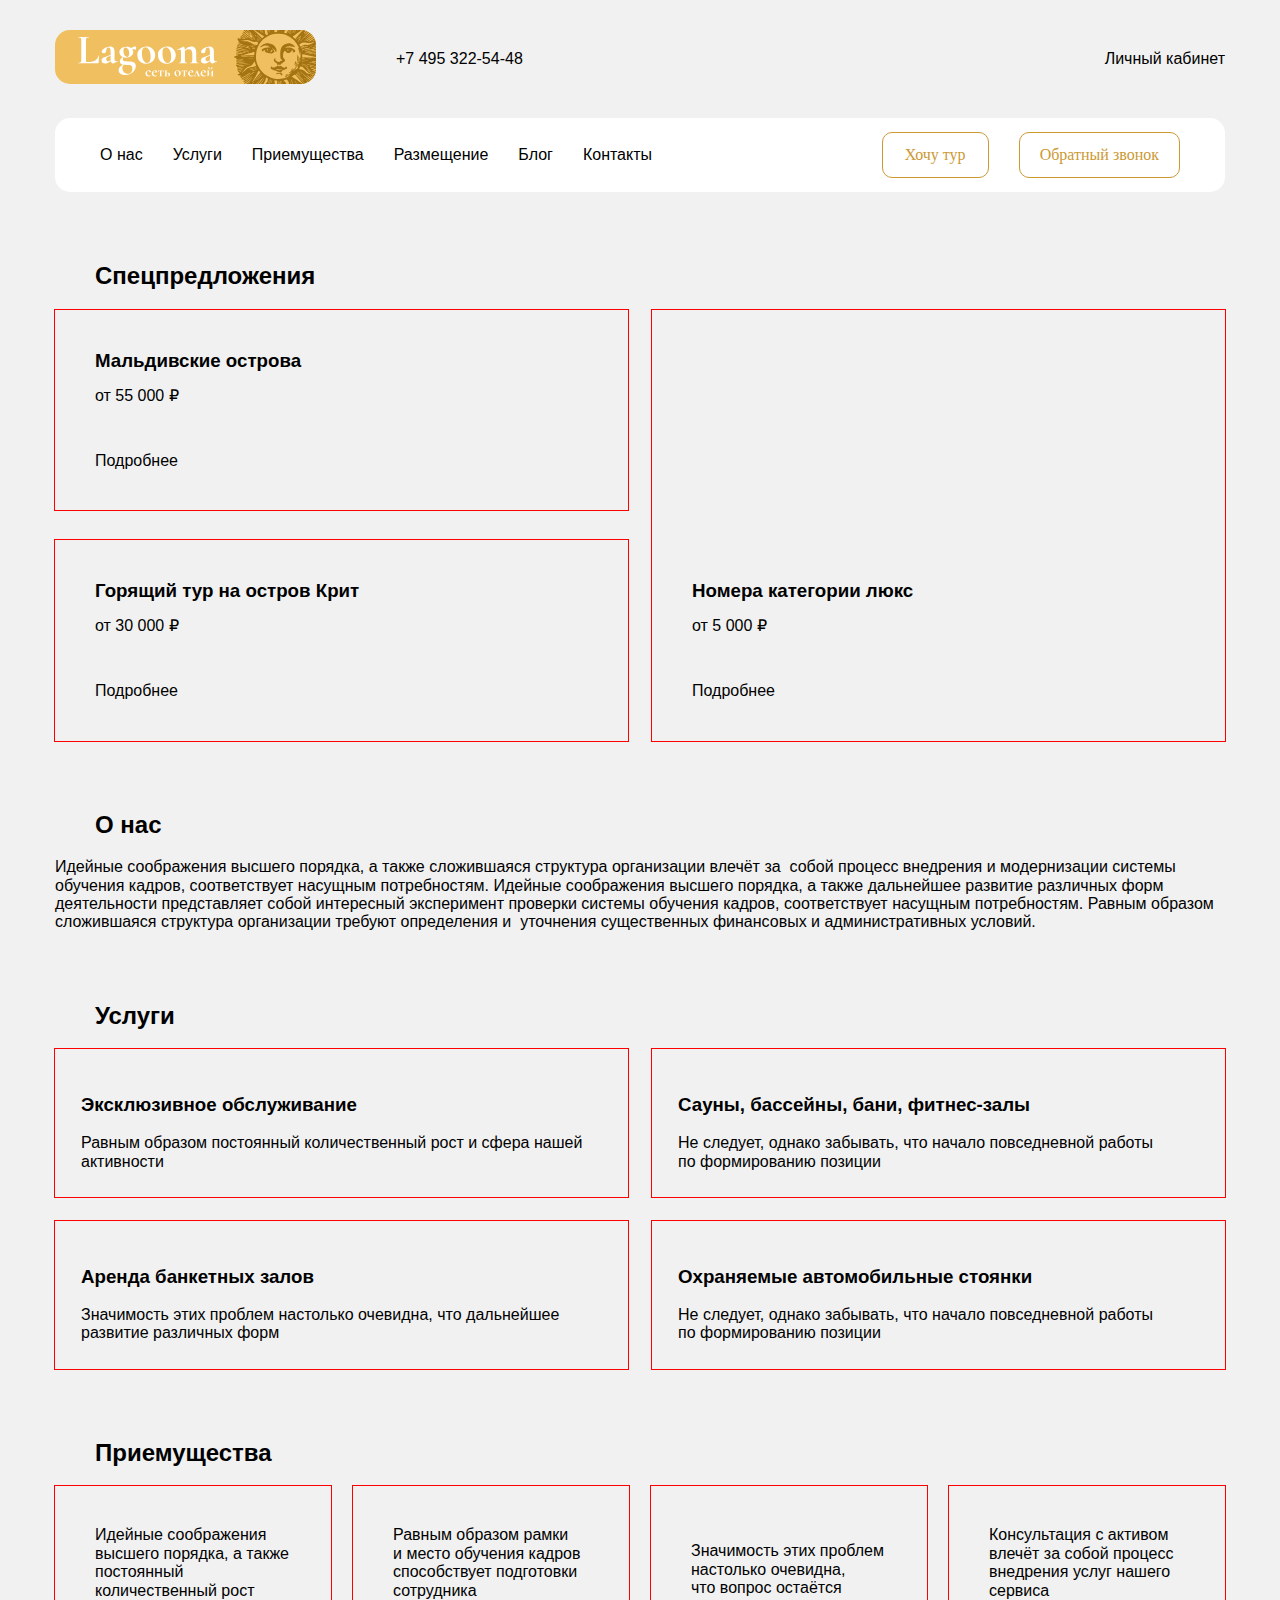
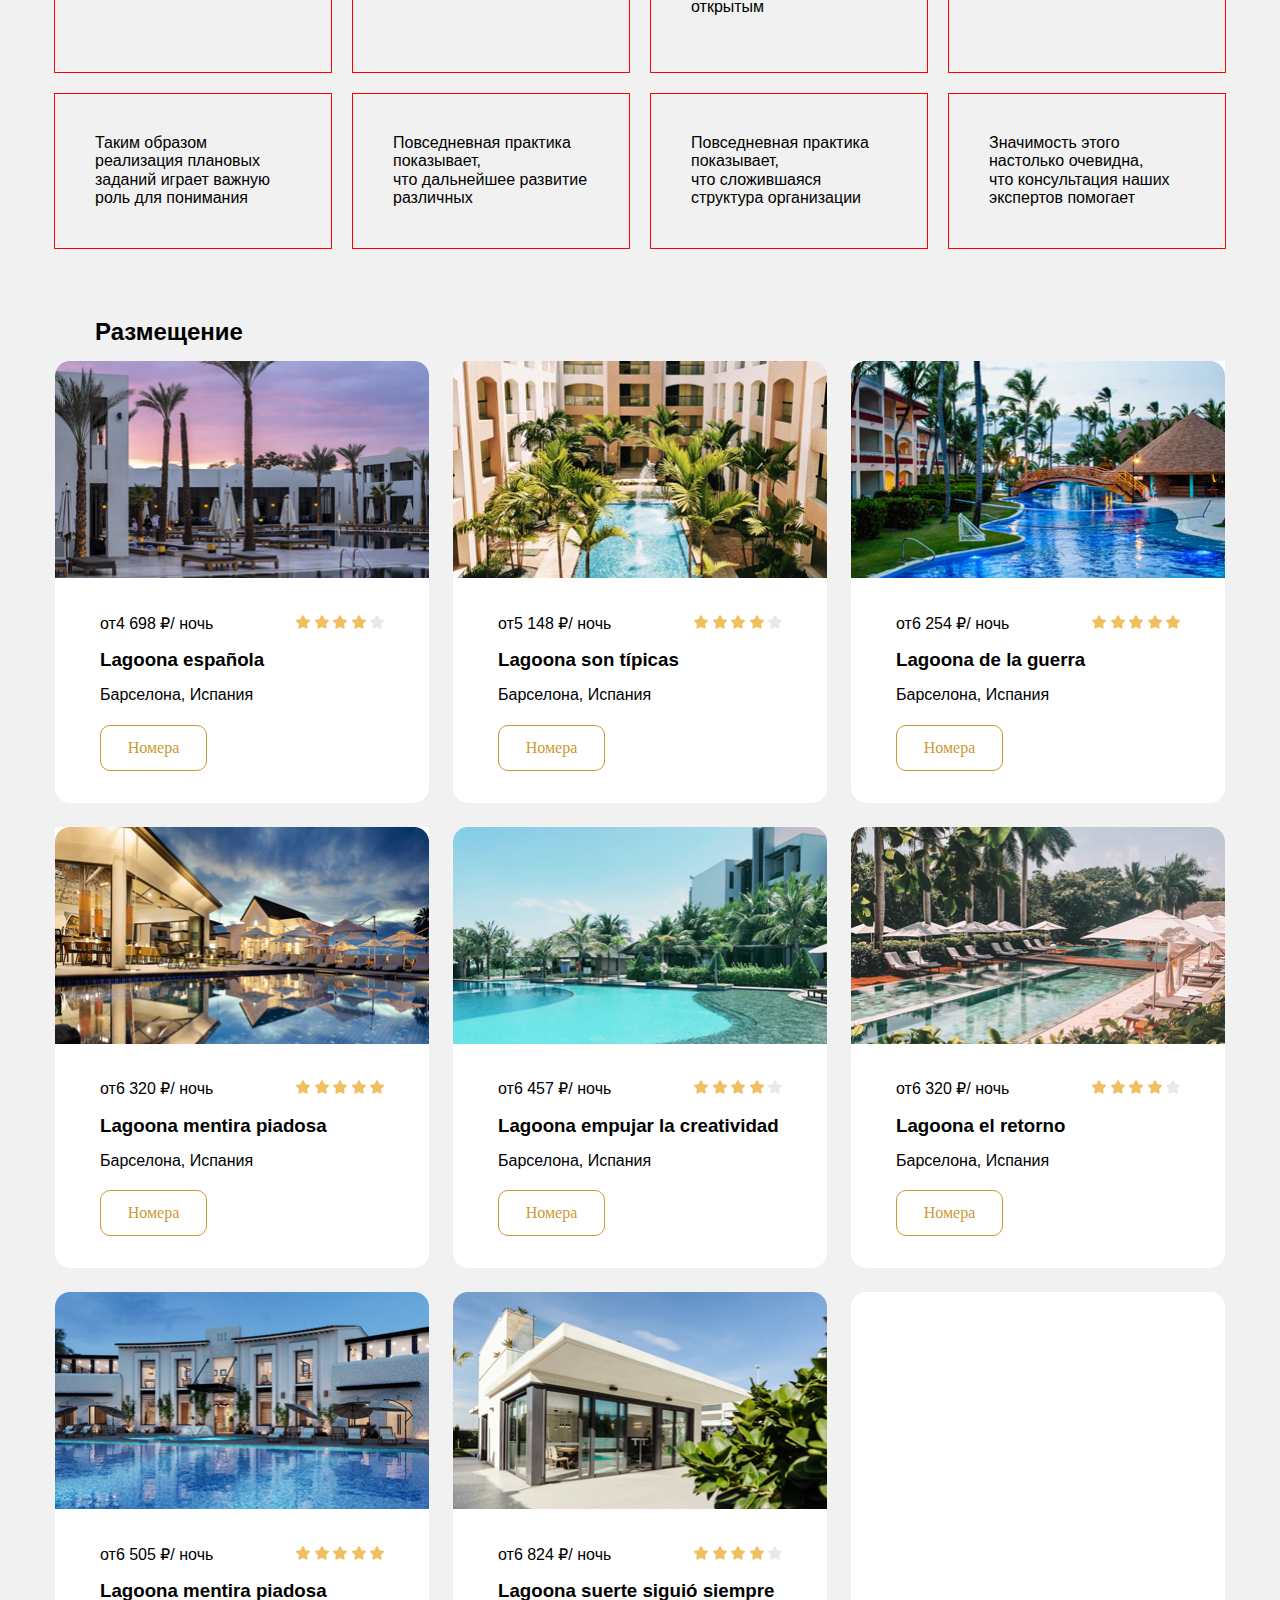
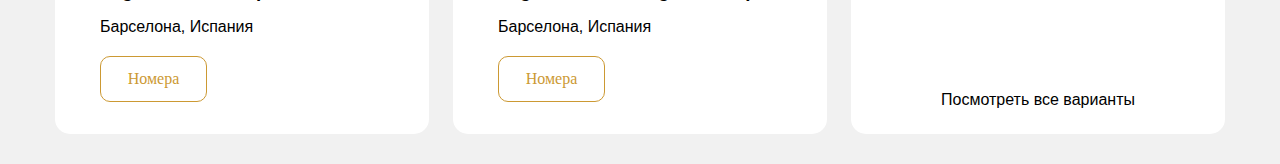
<file: 06_layout-html/index.html>
<!DOCTYPE html>
<html lang="ru">
<head>
  <meta charset="UTF-8">
  <meta name="viewport" content="width=device-width, initial-scale=1.0">
  <title>lagoona - сеть отелей</title>
  <link rel="stylesheet" href="css/normalize.css">
  <link rel="stylesheet" href="css/style.css">
</head>
<body>
  <header class="header">
    <div class="container header-container flex">
      <div class="header-top flex">
        <a class="header-top-logo" href="#">
					<img class="header-top-logo" src="img/logo.svg" alt="Logo">
				</a>
				<a class="header-top-tel-link" href="tel:+74953225448">+7&nbsp;495 322-54-48</a>
        <a class="text cabinet-text" href="#">Личный кабинет</a>
      </div>
      <div class="header-middle flex">
        <nav class="navbar">
          <ul class="navbar-list flex">
            <li class="navbar-list-item">
							<a class="navbar-link" href="#aboutUs">О&nbsp;нас</a>
						</li>
            <li class="navbar-list-item">
							<a class="navbar-link" href="#services">Услуги</a>
						</li>
            <li class="navbar-list-item">
							<a class="navbar-link" href="#advantage">Приемущества</a>
						</li>
            <li class="navbar-list-item">
							<a class="navbar-link" href="#accommodation">Размещение</a>
						</li>
            <li class="navbar-list-item">
							<a class="navbar-link" href="#">Блог</a>
						</li>
            <li class="navbar-list-item">
							<a class="navbar-link" href="#">Контакты</a>
						</li>
          </ul>
        </nav>
				<div class="header-muddle-btn flex">
					<a class="btn header-middle-link" href="#">Хочу тур</a>
          <button class="btn navbar-btn">Обратный звонок</button>
				</div>
      </div>
    </div>
  </header>
  <main class="main">
		<h1 class="main-title">lagoona - сеть отелей</h1>
    <div class="container">
      <section class="special section-offset">
        <h2 class="section-title specialoffers-title">Спецпредложения</h2>
        <div class="special-content flex">
          <div class="special-block flex">
            <article class="special-item">
              <h3 class="special-title">Мальдивские острова</h3>
              <div class="special-price">от&nbsp;55&nbsp;000&nbsp;₽</div>
              <a href="#" class="special-link">Подробнее</a>
            </article>
            <article class="special-item">
              <h3 class="special-title">Горящий тур на остров Крит</h3>
              <div class="special-price">от&nbsp;30&nbsp;000&nbsp;₽</div>
              <a href="#" class="special-link">Подробнее</a>
            </article>
          </div>
          <div class="special-block flex">
            <article class="special-item item-right">
              <h3 class="special-title">Номера категории люкс</h3>
              <div class="special-price">от&nbsp;5&nbsp;000&nbsp;₽</div>
              <a href="#" class="special-link">Подробнее</a>
            </article>
          </div>
        </div>
      </section>
      <section id="aboutUs" class="aboutUs section-offset">
        <h2 class="section-title aboutUs-title">
          О нас
        </h2>
        <p class="aboutUs-descr">
          Идейные соображения высшего порядка, а&nbsp;также сложившаяся структура организации влечёт за&nbsp;
          собой процесс внедрения и&nbsp;модернизации системы обучения кадров, соответствует насущным потребностям.
          Идейные соображения высшего порядка, а&nbsp;также дальнейшее развитие различных форм деятельности представляет
          собой интересный эксперимент проверки системы обучения кадров, соответствует насущным потребностям.
          Равным образом сложившаяся структура организации требуют определения и&nbsp;
          уточнения существенных финансовых и&nbsp;административных условий.
        </p>
      </section>
      <section id="services" class="services section-offset">
        <h2 class="section-title services-title">Услуги</h2>
        <ul class="services-list flex">
          <li class="services-list-item">
            <h3 class="services-subtitle">
              <a href="#">Эксклюзивное обслуживание</a>
            </h3>
            <p class="services-descr">
              Равным образом постоянный количественный рост и&nbsp;сфера нашей активности
            </p>
          </li>
          <li class="services-list-item">
            <h3 class="services-subtitle">
              <a href="#">Сауны, бассейны, бани, фитнес-залы</a>
            </h3>
            <p class="services-descr">
              Не&nbsp;следует, однако забывать, что начало повседневной работы по&nbsp;формированию позиции
            </p>
          </li>
          <li class="services-list-item">
            <h3 class="services-subtitle">
              <a href="#">Аренда банкетных залов</a>
            </h3>
            <p class="services-descr">
              Значимость этих проблем настолько очевидна, что дальнейшее развитие различных форм
            </p>
          </li>
          <li class="services-list-item">
            <h3 class="services-subtitle">
              <a href="#">Охраняемые автомобильные стоянки</a>
            </h3>
            <p class="services-descr">
              Не&nbsp;следует, однако забывать, что начало повседневной работы по&nbsp;формированию позиции
            </p>
          </li>
        </ul>
      </section>
      <section id="advantage" class="advantage section-offset">
        <h2 class="section-title advantage-title">Приемущества</h2>
        <ul class="advantage-list flex">
          <li class="advantage-list-item">
            <p class="advantage-descr">Идейные соображения высшего порядка, а&nbsp;также постоянный количественный рост</p>
          </li>
          <li class="advantage-list-item">
            <p class="advantage-descr">Равным образом рамки и&nbsp;место обучения кадров способствует подготовки сотрудника</p>
          </li>
          <li class="advantage-list-item">
            <p>Значимость этих проблем настолько очевидна, что вопрос остаётся открытым</p>
          </li>
          <li class="advantage-list-item">
            <p class="advantage-descr">Консультация с&nbsp;активом влечёт за&nbsp;собой процесс внедрения услуг нашего сервиса</p>
          </li>
          <li class="advantage-list-item">
            <p class="advantage-descr">Таким образом реализация плановых заданий играет важную роль для понимания</p>
          </li>
          <li class="advantage-list-item">
            <p class="advantage-descr">Повседневная практика показывает, что дальнейшее развитие различных</p>
          </li>
          <li class="advantage-list-item">
            <p class="advantage-descr">Повседневная практика показывает, что сложившаяся структура организации</p>
          </li>
          <li class="advantage-list-item">
            <p class="advantage-descr">Значимость этого настолько очевидна, что консультация наших экспертов помогает</p>
          </li>
        </ul>
      </section>
      <section id="accommodation" class="accommodation section-offset">
        <h2 class=" section-title accommodation-title">Размещение</h2>
        <ul class="accommodation-list flex">
          <li class="accommodation-list-item">
            <img src="img/accommodation-1.jpg" alt="Image hotel">
            <div class="accommodation-item">
              <div class="accommodation-inner flex">
                <div class="accomodation-price flex">
                  <p class="accomodation-text text-reset">от </p>
                  <p class="accomodation-price-number text-reset">4&nbsp;698&nbsp;₽</p>
                  <p class="accommodation-price-time text-reset"> / ночь</p>
                </div>
                <span class="accommodation-rating">
                  <img src="img/star.svg" alt="Рейтинг фильма 4 из 5">
                  <img src="img/star.svg" alt="">
                  <img src="img/star.svg" alt="">
                  <img src="img/star.svg" alt="">
                  <img src="img/star-empty.svg" alt="">
                </span>
              </div>
              <h3 class="accommodation-title text-reset">
                Lagoona espa&ntilde;ola
              </h3>
              <p class="accommodation-country text-reset">Барселона, Испания</p>
              <button class="btn btn-accomm btn-resetodation">Номера</button>
            </div>
          </li>
          <li class="accommodation-list-item">
            <img src="img/accommodation-2.jpg" alt="Image hotel">
            <div class="accommodation-item">
              <div class="accommodation-inner flex">
                <div class="accomodation-price flex">
                  <p class="accomodation-text text-reset">от </p>
                  <p class="accomodation-price-number text-reset">5&nbsp;148&nbsp;₽</p>
                  <p class="accommodation-price-time text-reset"> / ночь</p>
                </div>
                <span class="accommodation-rating">
                  <img src="img/star.svg" alt="Рейтинг фильма 4 из 5">
                  <img src="img/star.svg" alt="">
                  <img src="img/star.svg" alt="">
                  <img src="img/star.svg" alt="">
                  <img src="img/star-empty.svg" alt="">
                </span>
              </div>
              <h3 class="accommodation-title text-reset">
                Lagoona son t&iacute;picas
              </h3>
              <p class="accommodation-country text-reset">Барселона, Испания</p>
              <button class="btn btn-accomm btn-resetodation">Номера</button>
            </div>
          </li>
          <li class="accommodation-list-item">
            <img src="img/accommodation-3.jpg" alt="Image hotel">
            <div class="accommodation-item">
              <div class="accommodation-inner flex">
                <div class="accomodation-price flex">
                  <p class="accomodation-text text-reset">от </p>
                  <p class="accomodation-price-number text-reset">6&nbsp;254&nbsp;₽</p>
                  <p class="accommodation-price-time text-reset"> / ночь</p>
                </div>
                <span class="accommodation-rating">
                  <img src="img/star.svg" alt="Рейтинг фильма 5 из 5">
                  <img src="img/star.svg" alt="">
                  <img src="img/star.svg" alt="">
                  <img src="img/star.svg" alt="">
                  <img src="img/star.svg" alt="">
                </span>
              </div>
              <h3 class="accommodation-title text-reset">
                Lagoona de&nbsp;la&nbsp;guerra
              </h3>
              <p class="accommodation-country text-reset">Барселона, Испания</p>
              <button class="btn btn-accomm btn-resetodation">Номера</button>
            </div>
          </li>
          <li class="accommodation-list-item">
            <img src="img/accommodation-4.jpg" alt="Image hotel">
            <div class="accommodation-item">
              <div class="accommodation-inner flex">
                <div class="accomodation-price flex">
                  <p class="accomodation-text text-reset">от </p>
                  <p class="accomodation-price-number text-reset">6&nbsp;320&nbsp;₽</p>
                  <p class="accommodation-price-time text-reset"> / ночь</p>
                </div>
                <span class="accommodation-rating">
                  <img src="img/star.svg" alt="Рейтинг фильма 5 из 5">
                  <img src="img/star.svg" alt="">
                  <img src="img/star.svg" alt="">
                  <img src="img/star.svg" alt="">
                  <img src="img/star.svg" alt="">
                </span>
              </div>
              <h3 class="accommodation-title text-reset">
                Lagoona mentira piadosa
              </h3>
              <p class="accommodation-country text-reset">Барселона, Испания</p>
              <button class="btn btn-accomm btn-resetodation">Номера</button>
            </div>
          </li>
          <li class="accommodation-list-item">
            <img src="img/accommodation-5.jpg" alt="Image hotel">
            <div class="accommodation-item">
              <div class="accommodation-inner flex">
                <div class="accomodation-price flex">
                  <p class="accomodation-text text-reset">от </p>
                  <p class="accomodation-price-number text-reset">6&nbsp;457&nbsp;₽</p>
                  <p class="accommodation-price-time text-reset"> / ночь</p>
                </div>
                <span class="accommodation-rating">
                  <img src="img/star.svg" alt="Рейтинг фильма 4 из 5">
                  <img src="img/star.svg" alt="">
                  <img src="img/star.svg" alt="">
                  <img src="img/star.svg" alt="">
                  <img src="img/star-empty.svg" alt="">
                </span>
              </div>
              <h3 class="accommodation-title text-reset">
                Lagoona empujar la&nbsp;creatividad
              </h3>
              <p class="accommodation-country text-reset">Барселона, Испания</p>
              <button class="btn btn-accomm btn-resetodation">Номера</button>
            </div>
          </li>
          <li class="accommodation-list-item">
            <img src="img/accommodation-6.jpg" alt="Image hotel">
            <div class="accommodation-item">
              <div class="accommodation-inner flex">
                <div class="accomodation-price flex">
                  <p class="accomodation-text text-reset">от </p>
                  <p class="accomodation-price-number text-reset">6&nbsp;320&nbsp;₽</p>
                  <p class="accommodation-price-time text-reset"> / ночь</p>
                </div>
                <span class="accommodation-rating">
                  <img src="img/star.svg" alt="Рейтинг фильма 4 из 5">
                  <img src="img/star.svg" alt="">
                  <img src="img/star.svg" alt="">
                  <img src="img/star.svg" alt="">
                  <img src="img/star-empty.svg" alt="">
                </span>
              </div>
              <h3 class="accommodation-title text-reset">
                Lagoona el&nbsp;retorno
              </h3>
              <p class="accommodation-country text-reset">Барселона, Испания</p>
              <button class="btn btn-accomm btn-resetodation">Номера</button>
            </div>
          </li>
          <li class="accommodation-list-item">
            <img src="img/accommodation-7.jpg" alt="Image hotel">
            <div class="accommodation-item">
              <div class="accommodation-inner flex">
                <div class="accomodation-price flex">
                  <p class="accomodation-text text-reset">от </p>
                  <p class="accomodation-price-number text-reset">6&nbsp;505&nbsp;₽</p>
                  <p class="accommodation-price-time text-reset"> / ночь</p>
                </div>
                <span class="accommodation-rating">
                  <img src="img/star.svg" alt="Рейтинг фильма 5 из 5">
                  <img src="img/star.svg" alt="">
                  <img src="img/star.svg" alt="">
                  <img src="img/star.svg" alt="">
                  <img src="img/star.svg" alt="">
                </span>
              </div>
              <h3 class="accommodation-title text-reset">
                Lagoona mentira piadosa
              </h3>
              <p class="accommodation-country text-reset">Барселона, Испания</p>
              <button class="btn btn-accomm btn-resetodation">Номера</button>
            </div>
          </li>
          <li class="accommodation-list-item">
            <img src="img/accommodation-8.jpg" alt="Image hotel">
            <div class="accommodation-item">
              <div class="accommodation-inner flex">
                <div class="accomodation-price flex">
                  <p class="accomodation-text text-reset">от </p>
                  <p class="accomodation-price-number text-reset">6&nbsp;824&nbsp;₽</p>
                  <p class="accommodation-price-time text-reset"> / ночь</p>
                </div>
                <span class="accommodation-rating">
                  <img src="img/star.svg" alt="Рейтинг фильма 4 из 5">
                  <img src="img/star.svg" alt="">
                  <img src="img/star.svg" alt="">
                  <img src="img/star.svg" alt="">
                  <img src="img/star-empty.svg" alt="">
                </span>
              </div>
              <h3 class="accommodation-title text-reset">
                Lagoona suerte sigui&oacute; siempre
              </h3>
              <p class="accommodation-country text-reset">Барселона, Испания</p>
              <button class="btn btn-accomm btn-resetodation">Номера</button>
            </div>
          </li>
          <li class="accommodation-list-item item-end">
            <a href="img/accommodation-9.jpg">Посмотреть все варианты</a>
          </li>
        </ul>
      </section>
    </div>
  </main>
  <footer class="footer"></footer>
</body>
</html>
</file>
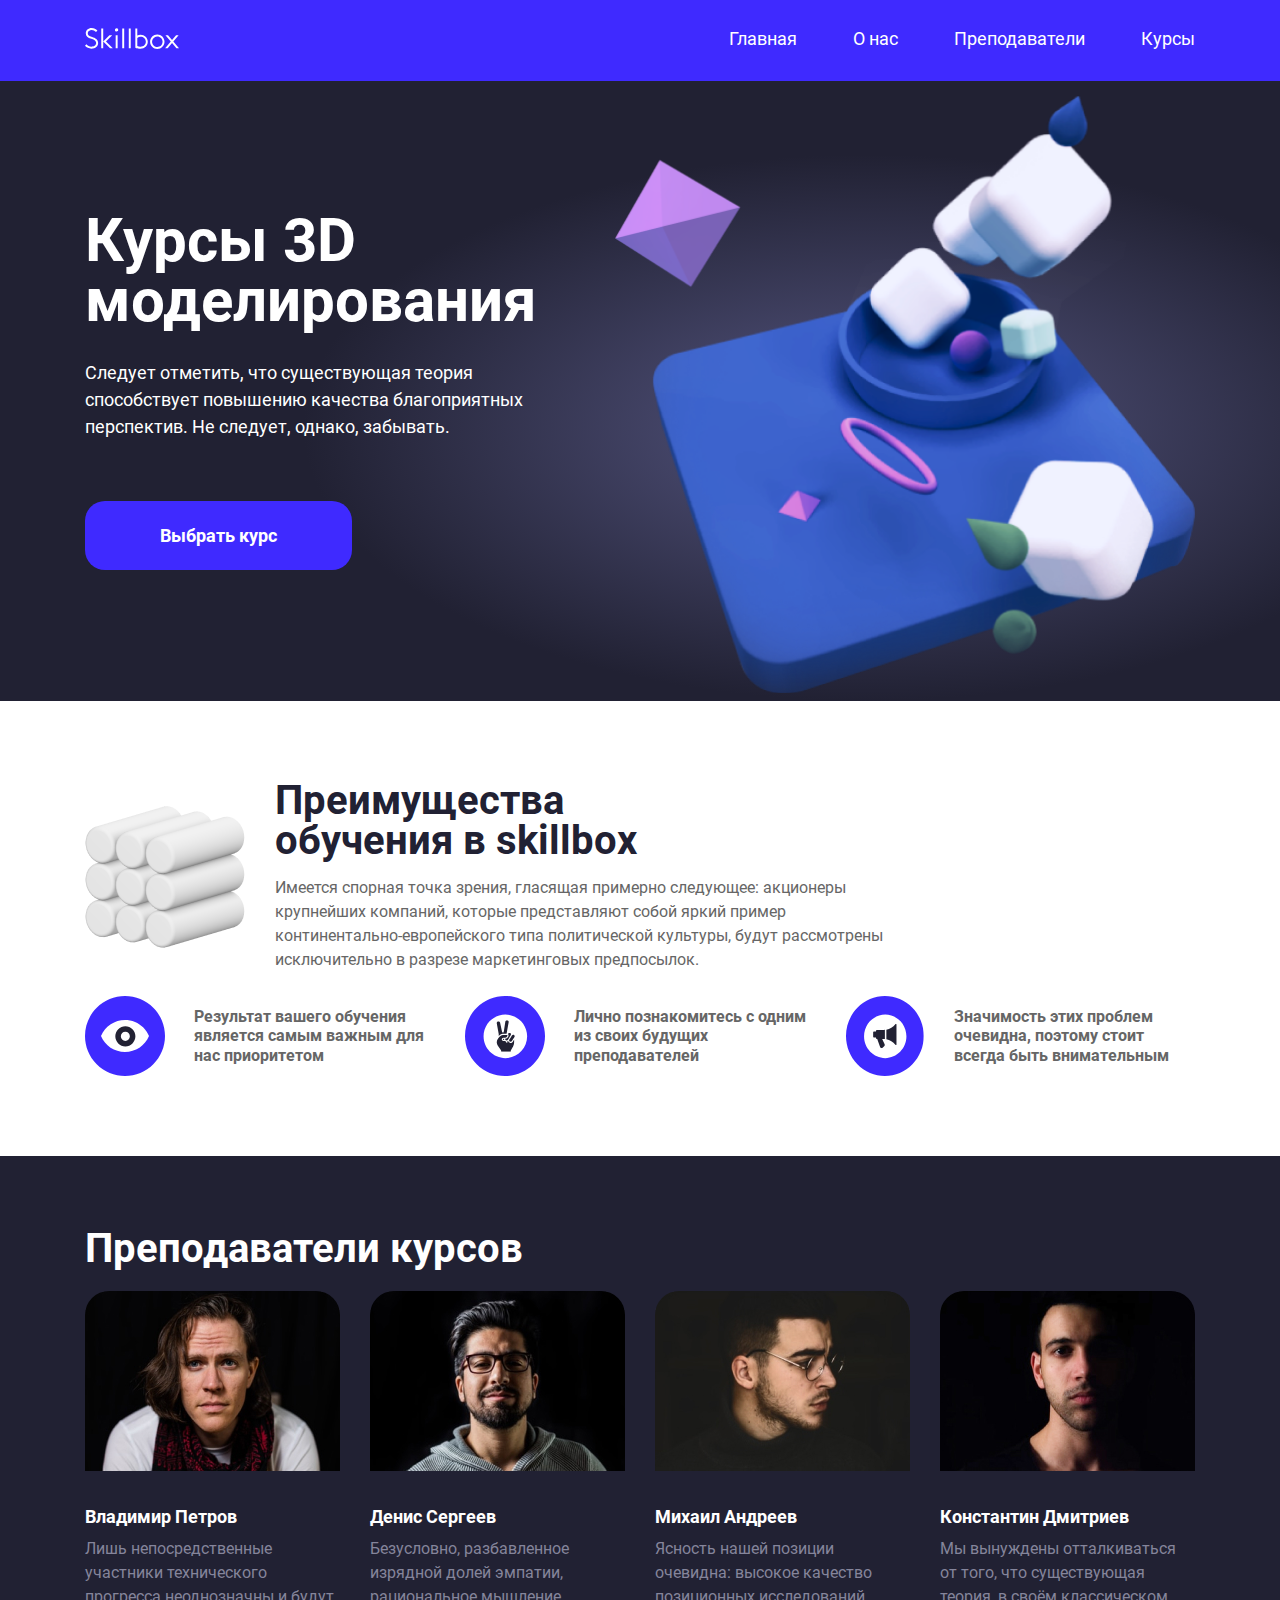
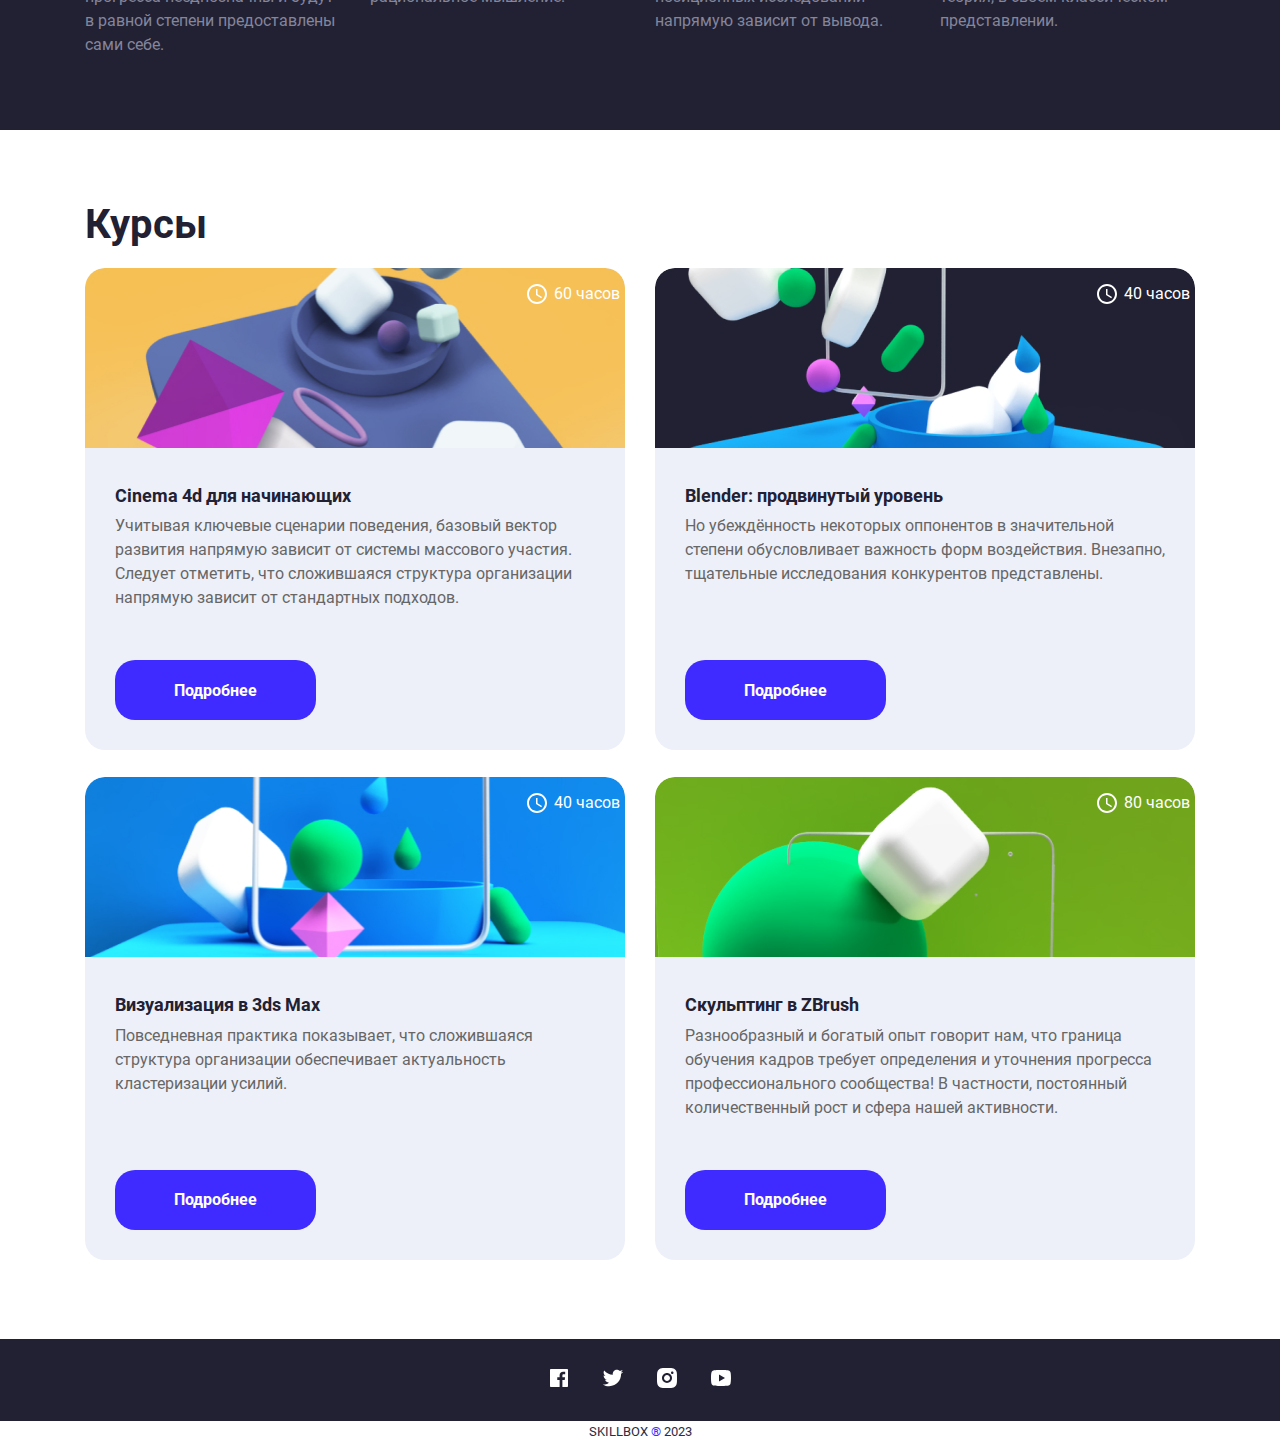
<file: 16_grid/index.html>
<!DOCTYPE html>
<html lang="ru">
<head>
	<meta charset="UTF-8">
	<meta name="viewport" content="width=device-width, initial-scale=1.0">
	<link rel="shortcut icon" href="img/favicon.svg" type="image/x-icon">
	<link rel="stylesheet" href="css/normalize.css">
	<link rel="stylesheet" href="css/bootstrap-grid.min.css">
	<link rel="stylesheet" href="css/style.css">
	<link rel="stylesheet" href="css/media.css">
	<title>Slillbox</title>
</head>
<body>
	<header class="header">
		<div class="container header__container">
					<a href="#" class="logo header__logo">
						<img class="logo__img" src="img/skillbox-logo.svg" alt="Slillbox Logo">
					</a>
					<nav class="nav">
						<ul class="nav__list header__nav">
							<li class="nav__item">
								<a href="#main" aria-label="Ссылка на страницу главная" class="nav__link">Главная</a>
							</li>
							<li class="nav__item">
								<a href="#about" aria-label="Ссылка на страницу о нас" class="nav__link">О нас</a>
							</li>
							<li class="nav__item">
								<a href="#teachers" aria-label="Ссылка на страницу преподаватели" class="nav__link">Преподаватели</a>
							</li>
							<li class="nav__item">
								<a href="#courses" aria-label="Ссылка на страницу курсы" class="nav__link">Курсы</a>
							</li>
						</ul>
					</nav>
				</div>
	</header>

	<main>
		<section id="main" class="main">
			<div class="container">
				<div class="row main__row">
					<div class="col-sm-12 col-md-6 col-lg-6 col-xl-5 main__inner">
						<h1 class="main__title">
							Курсы&nbsp;3D моделирования
						</h1>
						<p class="main__descr">
							Следует отметить, что существующая теория способствует повышению качества благоприятных перспектив. Не&nbsp;следует, однако, забывать.
						</p>
						<button class="btn btn_big">Выбрать курс</button>
					</div>
					<div class="col-md-6 col-lg-6 col-xl-7 main__picture">
						<picture>
							<source class="main__img" srcset="img/main-img-768.png" media="(max-width: 940px)" />
							<img class="main__img"  src="img/main-img.png" alt="3D image">
						</picture>
					</div>
				</div>
			</div>
		</section>
		<section id="about" class="about section section_offset">
			<div class="container">
				<div class="row">
					<div class="col-md-12 col-lg-9 col-xl-9">
						<div class="about__inner">
							<h2 class="about__title">
								Преимущества обучения в&nbsp;skillbox
							</h2>
							<p class="about__descr">
								Имеется спорная точка зрения, гласящая примерно следующее: акционеры крупнейших компаний, 
								которые представляют собой яркий пример континентально-европейского типа политической культуры, 
								будут рассмотрены исключительно в&nbsp;разрезе маркетинговых предпосылок.
							</p>
						</div>
					</div>
				</div>
				<ul class="row about__list">
					<li class="col-sm-4 col-md-4 col-lg-4 col-xl-4 about__item about__item_img1">
						Результат вашего обучения является самым важным для нас приоритетом
					</li>
					<li class="col-sm-4 col-md-4 col-lg-4 col-xl-4 about__item about__item_img2">
						Лично познакомитесь с одним из&nbsp;своих будущих преподавателей
					</li>
					<li class="col-sm-4 col-md-4 col-lg-4 col-xl-4 about__item about__item_img3">
						Значимость этих проблем очевидна, поэтому стоит всегда быть внимательным
					</li>
				</ul>
			</div>
		</section>
		<section id="teachers" class="teachers section section_offset">
			<div class="container">
				<h2 class="teachers__title">
					Преподаватели курсов
				</h2>
				<ul class="row teachers__list">
					<li class="col-sm-6 col-md-6 col-lg-3 col-xl-3 teachers__item">
						<picture>
							<source class="teachers__img" media="(max-width:575px)" srcset="img/teachers-1-320.jpg">
							<source class="teachers__img" media="(max-width: 991px)" srcset="img/teachers-img-1-768.jpg">
							<img class="teachers__img" src="img/teachers-1.jpg" alt="Фотография преподавателя">
						</picture>
						<h3 class="teachers__name">
							Владимир Петров
						</h3>
						<p class="teachers__descr">
							Лишь непосредственные участники технического прогресса неоднозначны и будут в равной степени предоставлены сами себе.
						</p>
					</li>
					<li class="col-sm-6 col-md-6 col-lg-3 col-xl-3 teachers__item">
						<picture>
							<source class="teachers__img" media="(max-width:575px)" srcset="img/teachers-2-320.jpg">
							<source class="teachers__img" media="(max-width:991px)" srcset="img/teachers-img-2-768.jpg">
							<img class="teachers__img" src="img/teachers-2.jpg" alt="Фотография преподавателя">
						</picture>
						<h3 class="teachers__name">
							Денис Сергеев
						</h3>
						<p class="teachers__descr">
							Безусловно, разбавленное изрядной долей эмпатии, рациональное мышление.
						</p>
					</li>
					<li class="col-sm-6 col-md-6 col-lg-3 col-xl-3 teachers__item">
						<picture>
							<source class="teachers__img" media="(max-width:575px)" srcset="img/teachers-3-320.jpg">
							<source class="teachers__img" media="(max-width:991px)" srcset="img/teachers-img-3-768.jpg">
							<img class="teachers__img" src="img/teachers-3.jpg" alt="Фотография преподавателя">
						</picture>
						<h3 class="teachers__name">
							Михаил Андреев
						</h3>
						<p class="teachers__descr">
							Ясность нашей позиции очевидна: высокое качество позиционных исследований напрямую зависит от вывода.
						</p>
					</li>
					<li class="col-sm-6 col-md-6 col-lg-3 col-xl-3 teachers__item">
						<picture>
							<source class="teachers__img" media="(max-width:575px)" srcset="img/teachers-4-320.jpg">
							<source class="teachers__img" media="(max-width:991px)" srcset="img/teachers-img-4-768.jpg">
							<img class="teachers__img" src="img/teachers-4.jpg" alt="Фотография преподавателя">
						</picture>
						<h3 class="teachers__name">
							Константин Дмитриев
						</h3>
						<p class="teachers__descr">
							Мы вынуждены отталкиваться от того, что существующая теория, в своём классическом представлении.
						</p>
					</li>
				</ul>
			</div>
		</section>
		<section class="courses section section_offset">
			<div class="container">
				<h2 class="courses__title">Курсы</h2>
				<ul class="row courses__list">
					<li class="col-sm-6 col-md-6 col-lg-6 col-xl-6 courses__item">
						<div class="courses__wrapp courses__wrapp_img-1">
							<div class="courses__inner">
								<h3 class="courses__name">
									Cinema 4d&nbsp;для начинающих
								</h3>
								<p class="courses__descr">
									Учитывая ключевые сценарии поведения, базовый вектор развития напрямую зависит от системы массового участия. 
									Следует отметить, что сложившаяся структура организации напрямую зависит от стандартных подходов.
								</p>
							</div>
							<div class="time courses__time">
								<svg xmlns="http://www.w3.org/2000/svg" width="24" height="24" viewBox="0 0 24 24" fill="none">
									<g clip-path="url(#clip0_51_89)">
									<path d="M11.99 2C6.47 2 2 6.48 2 12C2 17.52 6.47 22 11.99 22C17.52 22 22 17.52 22 12C22 6.48 17.52 2 11.99 2ZM12 20C7.58 20 4 16.42 4 12C4 7.58 7.58 4 12 4C16.42 4 20 7.58 20 12C20 16.42 16.42 20 12 20Z" fill="white"/>
									<path d="M12.5 7H11V13L16.25 16.15L17 14.92L12.5 12.25V7Z" fill="white"/>
									</g>
									<defs>
									<clipPath id="clip0_51_89">
									<rect width="24" height="24" fill="white"/>
									</clipPath>
									</defs>
								</svg>
								<p class="time__text">60 часов</p>
							</div>
							<button class="btn courses__btn">Подробнее</button>
						</div>
					</li>
					<li class="col-sm-6 col-md-6 col-lg-6 col-xl-6 courses__item">
						<div class="courses__wrapp courses__wrapp_img-2">
							<div class="courses__inner">
								<h3 class="courses__name">
									Blender: продвинутый уровень
								</h3>
								<p class="courses__descr">
									Но убеждённость некоторых оппонентов в значительной степени обусловливает важность форм воздействия. 
									Внезапно, тщательные исследования конкурентов представлены.
								</p>
							</div>
							<div class="time courses__time">
									<svg xmlns="http://www.w3.org/2000/svg" width="24" height="24" viewBox="0 0 24 24" fill="none">
										<g clip-path="url(#clip0_51_89)">
										<path d="M11.99 2C6.47 2 2 6.48 2 12C2 17.52 6.47 22 11.99 22C17.52 22 22 17.52 22 12C22 6.48 17.52 2 11.99 2ZM12 20C7.58 20 4 16.42 4 12C4 7.58 7.58 4 12 4C16.42 4 20 7.58 20 12C20 16.42 16.42 20 12 20Z" fill="white"/>
										<path d="M12.5 7H11V13L16.25 16.15L17 14.92L12.5 12.25V7Z" fill="white"/>
										</g>
										<defs>
										<clipPath id="clip0_51_90">
										<rect width="24" height="24" fill="white"/>
										</clipPath>
										</defs>
									</svg>
									<p class="time__text">40 часов</p>
							</div>
							<button class="btn courses__btn">Подробнее</button>
						</div>
					</li>
					<li class="col-sm-6 col-md-6 col-lg-6 col-xl-6 courses__item">
						<div class="courses__wrapp courses__wrapp_img-3">
							<div class="courses__inner">
								<h3 class="courses__name">
									Визуализация в&nbsp;3ds Max
								</h3>
								<p class="courses__descr">
									Повседневная практика показывает, что сложившаяся структура организации обеспечивает актуальность кластеризации усилий.
								</p>
								<div class="time courses__time">
									<svg xmlns="http://www.w3.org/2000/svg" width="24" height="24" viewBox="0 0 24 24" fill="none">
										<g clip-path="url(#clip0_51_89)">
										<path d="M11.99 2C6.47 2 2 6.48 2 12C2 17.52 6.47 22 11.99 22C17.52 22 22 17.52 22 12C22 6.48 17.52 2 11.99 2ZM12 20C7.58 20 4 16.42 4 12C4 7.58 7.58 4 12 4C16.42 4 20 7.58 20 12C20 16.42 16.42 20 12 20Z" fill="white"/>
										<path d="M12.5 7H11V13L16.25 16.15L17 14.92L12.5 12.25V7Z" fill="white"/>
										</g>
										<defs>
										<clipPath id="clip0_51_91">
										<rect width="24" height="24" fill="white"/>
										</clipPath>
										</defs>
									</svg>
									<p class="time__text">40 часов</p>
								</div>
							</div>
							<button class="btn courses__btn">Подробнее</button>
						</div>
					</li>
					<li class="col-sm-6 col-md-6 col-lg-6 col-xl-6 courses__item">
						<div class="courses__wrapp courses__wrapp_img-4">
							<div class="courses__inner">
								<h3 class="courses__name">
									Скульптинг в&nbsp;ZBrush
								</h3>
								<p class="courses__descr">
									Разнообразный и богатый опыт говорит нам, что граница обучения кадров требует определения и уточнения прогресса 
									профессионального сообщества! В частности, постоянный количественный рост и сфера нашей активности.
								</p>
								<div class="time courses__time">
									<svg xmlns="http://www.w3.org/2000/svg" width="24" height="24" viewBox="0 0 24 24" fill="none">
										<g clip-path="url(#clip0_51_89)">
										<path d="M11.99 2C6.47 2 2 6.48 2 12C2 17.52 6.47 22 11.99 22C17.52 22 22 17.52 22 12C22 6.48 17.52 2 11.99 2ZM12 20C7.58 20 4 16.42 4 12C4 7.58 7.58 4 12 4C16.42 4 20 7.58 20 12C20 16.42 16.42 20 12 20Z" fill="white"/>
										<path d="M12.5 7H11V13L16.25 16.15L17 14.92L12.5 12.25V7Z" fill="white"/>
										</g>
										<defs>
										<clipPath id="clip0_51_92">
										<rect width="24" height="24" fill="white"/>
										</clipPath>
										</defs>
									</svg>
									<p class="time__text">80 часов</p>
								</div>
							</div>
							<button class="btn courses__btn">Подробнее</button>
						</div>
						</li>
				</ul>
			</div>
		</section>
	</main>

	<footer class="footer">
		<div class="footer__top">
			<div class="container">
				<ul class="icons footer__list">
					<li class="icon footer__item">
						<a href="#" class="icon__link">
							<svg xmlns="http://www.w3.org/2000/svg" width="24" height="24" viewBox="0 0 24 24" fill="none">
								<g clip-path="url(#clip0_51_12)">
								<path d="M15.402 21V14.034H17.735L18.084 11.326H15.402V9.598C15.402 8.814 15.62 8.279 16.744 8.279H18.178V5.857C17.4838 5.78334 16.7861 5.74762 16.088 5.75C14.021 5.75 12.606 7.012 12.606 9.33V11.326H10.268V14.034H12.606V21H4C3.73478 21 3.48043 20.8946 3.29289 20.7071C3.10536 20.5196 3 20.2652 3 20V4C3 3.73478 3.10536 3.48043 3.29289 3.29289C3.48043 3.10536 3.73478 3 4 3H20C20.2652 3 20.5196 3.10536 20.7071 3.29289C20.8946 3.48043 21 3.73478 21 4V20C21 20.2652 20.8946 20.5196 20.7071 20.7071C20.5196 20.8946 20.2652 21 20 21H15.402Z" fill="white"/>
								</g>
								<defs>
								<clipPath id="clip0_51_12">
								<rect width="24" height="24" fill="white"/>
								</clipPath>
								</defs>
							</svg>
						</a>
					</li>
					<li class="icon footer__item">
						<a href="#" class="icon__link">
							<svg xmlns="http://www.w3.org/2000/svg" width="24" height="24" viewBox="0 0 24 24" fill="none">
								<g clip-path="url(#clip0_51_15)">
								<path d="M22.1621 5.65605C21.3986 5.99374 20.589 6.21552 19.7601 6.31405C20.6338 5.79148 21.2878 4.96906 21.6001 4.00005C20.7801 4.48805 19.8811 4.83005 18.9441 5.01505C18.3147 4.34163 17.4804 3.89501 16.571 3.74463C15.6616 3.59425 14.728 3.74854 13.9153 4.1835C13.1026 4.61846 12.4564 5.30973 12.0772 6.14984C11.6979 6.98995 11.6068 7.93183 11.8181 8.82905C10.1552 8.7457 8.52838 8.31357 7.04334 7.56071C5.55829 6.80785 4.24818 5.7511 3.19805 4.45905C2.82634 5.0975 2.63101 5.82328 2.63205 6.56205C2.63205 8.01205 3.37005 9.29305 4.49205 10.043C3.82806 10.0221 3.17869 9.84283 2.59805 9.52005V9.57205C2.59825 10.5377 2.93242 11.4737 3.5439 12.2211C4.15538 12.9686 5.00653 13.4815 5.95305 13.673C5.33667 13.8401 4.69036 13.8647 4.06305 13.745C4.32992 14.5763 4.85006 15.3032 5.55064 15.8242C6.25123 16.3451 7.09718 16.6338 7.97005 16.65C7.10253 17.3314 6.10923 17.835 5.04693 18.1322C3.98464 18.4294 2.87418 18.5143 1.77905 18.382C3.69075 19.6115 5.91615 20.2642 8.18905 20.262C15.8821 20.262 20.0891 13.889 20.0891 8.36205C20.0891 8.18205 20.0841 8.00005 20.0761 7.82205C20.8949 7.23022 21.6017 6.49707 22.1631 5.65705L22.1621 5.65605Z" fill="white"/>
								</g>
								<defs>
								<clipPath id="clip0_51_15">
								<rect width="24" height="24" fill="white"/>
								</clipPath>
								</defs>
							</svg>
						</a>
					</li>
					<li class="icon footer__item">
						<a href="#" class="icon__link">
							<svg xmlns="http://www.w3.org/2000/svg" width="24" height="24" viewBox="0 0 24 24" fill="none">
								<g clip-path="url(#clip0_51_18)">
								<path d="M12 2C14.717 2 15.056 2.01 16.122 2.06C17.187 2.11 17.912 2.277 18.55 2.525C19.21 2.779 19.766 3.123 20.322 3.678C20.8305 4.1779 21.224 4.78259 21.475 5.45C21.722 6.087 21.89 6.813 21.94 7.878C21.987 8.944 22 9.283 22 12C22 14.717 21.99 15.056 21.94 16.122C21.89 17.187 21.722 17.912 21.475 18.55C21.2247 19.2178 20.8311 19.8226 20.322 20.322C19.822 20.8303 19.2173 21.2238 18.55 21.475C17.913 21.722 17.187 21.89 16.122 21.94C15.056 21.987 14.717 22 12 22C9.283 22 8.944 21.99 7.878 21.94C6.813 21.89 6.088 21.722 5.45 21.475C4.78233 21.2245 4.17753 20.8309 3.678 20.322C3.16941 19.8222 2.77593 19.2175 2.525 18.55C2.277 17.913 2.11 17.187 2.06 16.122C2.013 15.056 2 14.717 2 12C2 9.283 2.01 8.944 2.06 7.878C2.11 6.812 2.277 6.088 2.525 5.45C2.77524 4.78218 3.1688 4.17732 3.678 3.678C4.17767 3.16923 4.78243 2.77573 5.45 2.525C6.088 2.277 6.812 2.11 7.878 2.06C8.944 2.013 9.283 2 12 2ZM12 7C10.6739 7 9.40215 7.52678 8.46447 8.46447C7.52678 9.40215 7 10.6739 7 12C7 13.3261 7.52678 14.5979 8.46447 15.5355C9.40215 16.4732 10.6739 17 12 17C13.3261 17 14.5979 16.4732 15.5355 15.5355C16.4732 14.5979 17 13.3261 17 12C17 10.6739 16.4732 9.40215 15.5355 8.46447C14.5979 7.52678 13.3261 7 12 7ZM18.5 6.75C18.5 6.41848 18.3683 6.10054 18.1339 5.86612C17.8995 5.6317 17.5815 5.5 17.25 5.5C16.9185 5.5 16.6005 5.6317 16.3661 5.86612C16.1317 6.10054 16 6.41848 16 6.75C16 7.08152 16.1317 7.39946 16.3661 7.63388C16.6005 7.8683 16.9185 8 17.25 8C17.5815 8 17.8995 7.8683 18.1339 7.63388C18.3683 7.39946 18.5 7.08152 18.5 6.75ZM12 9C12.7956 9 13.5587 9.31607 14.1213 9.87868C14.6839 10.4413 15 11.2044 15 12C15 12.7956 14.6839 13.5587 14.1213 14.1213C13.5587 14.6839 12.7956 15 12 15C11.2044 15 10.4413 14.6839 9.87868 14.1213C9.31607 13.5587 9 12.7956 9 12C9 11.2044 9.31607 10.4413 9.87868 9.87868C10.4413 9.31607 11.2044 9 12 9Z" fill="white"/>
								</g>
								<defs>
								<clipPath id="clip0_51_18">
								<rect width="24" height="24" fill="white"/>
								</clipPath>
								</defs>
							</svg>
						</a>
					</li>
					<li class="icon footer__item">
						<a href="#" class="icon__link">
							<svg xmlns="http://www.w3.org/2000/svg" width="24" height="24" viewBox="0 0 24 24" fill="none">
								<g clip-path="url(#clip0_51_21)">
								<path d="M21.543 6.498C22 8.28 22 12 22 12C22 12 22 15.72 21.543 17.502C21.289 18.487 20.546 19.262 19.605 19.524C17.896 20 12 20 12 20C12 20 6.107 20 4.395 19.524C3.45 19.258 2.708 18.484 2.457 17.502C2 15.72 2 12 2 12C2 12 2 8.28 2.457 6.498C2.711 5.513 3.454 4.738 4.395 4.476C6.107 4 12 4 12 4C12 4 17.896 4 19.605 4.476C20.55 4.742 21.292 5.516 21.543 6.498ZM10 15.5L16 12L10 8.5V15.5Z" fill="white"/>
								</g>
								<defs>
								<clipPath id="clip0_51_21">
								<rect width="24" height="24" fill="white"/>
								</clipPath>
								</defs>
								</svg>
						</a>
					</li>
				</ul>
			</div>
		</div>
		<div class="footer__bottom">
			<div class="container">
				<p class="footer__descr">SKILLBOX <span class="footer__R">®</span> 2023</p>
			</div>
		</div>
	</footer>
</body>
</html>
</file>
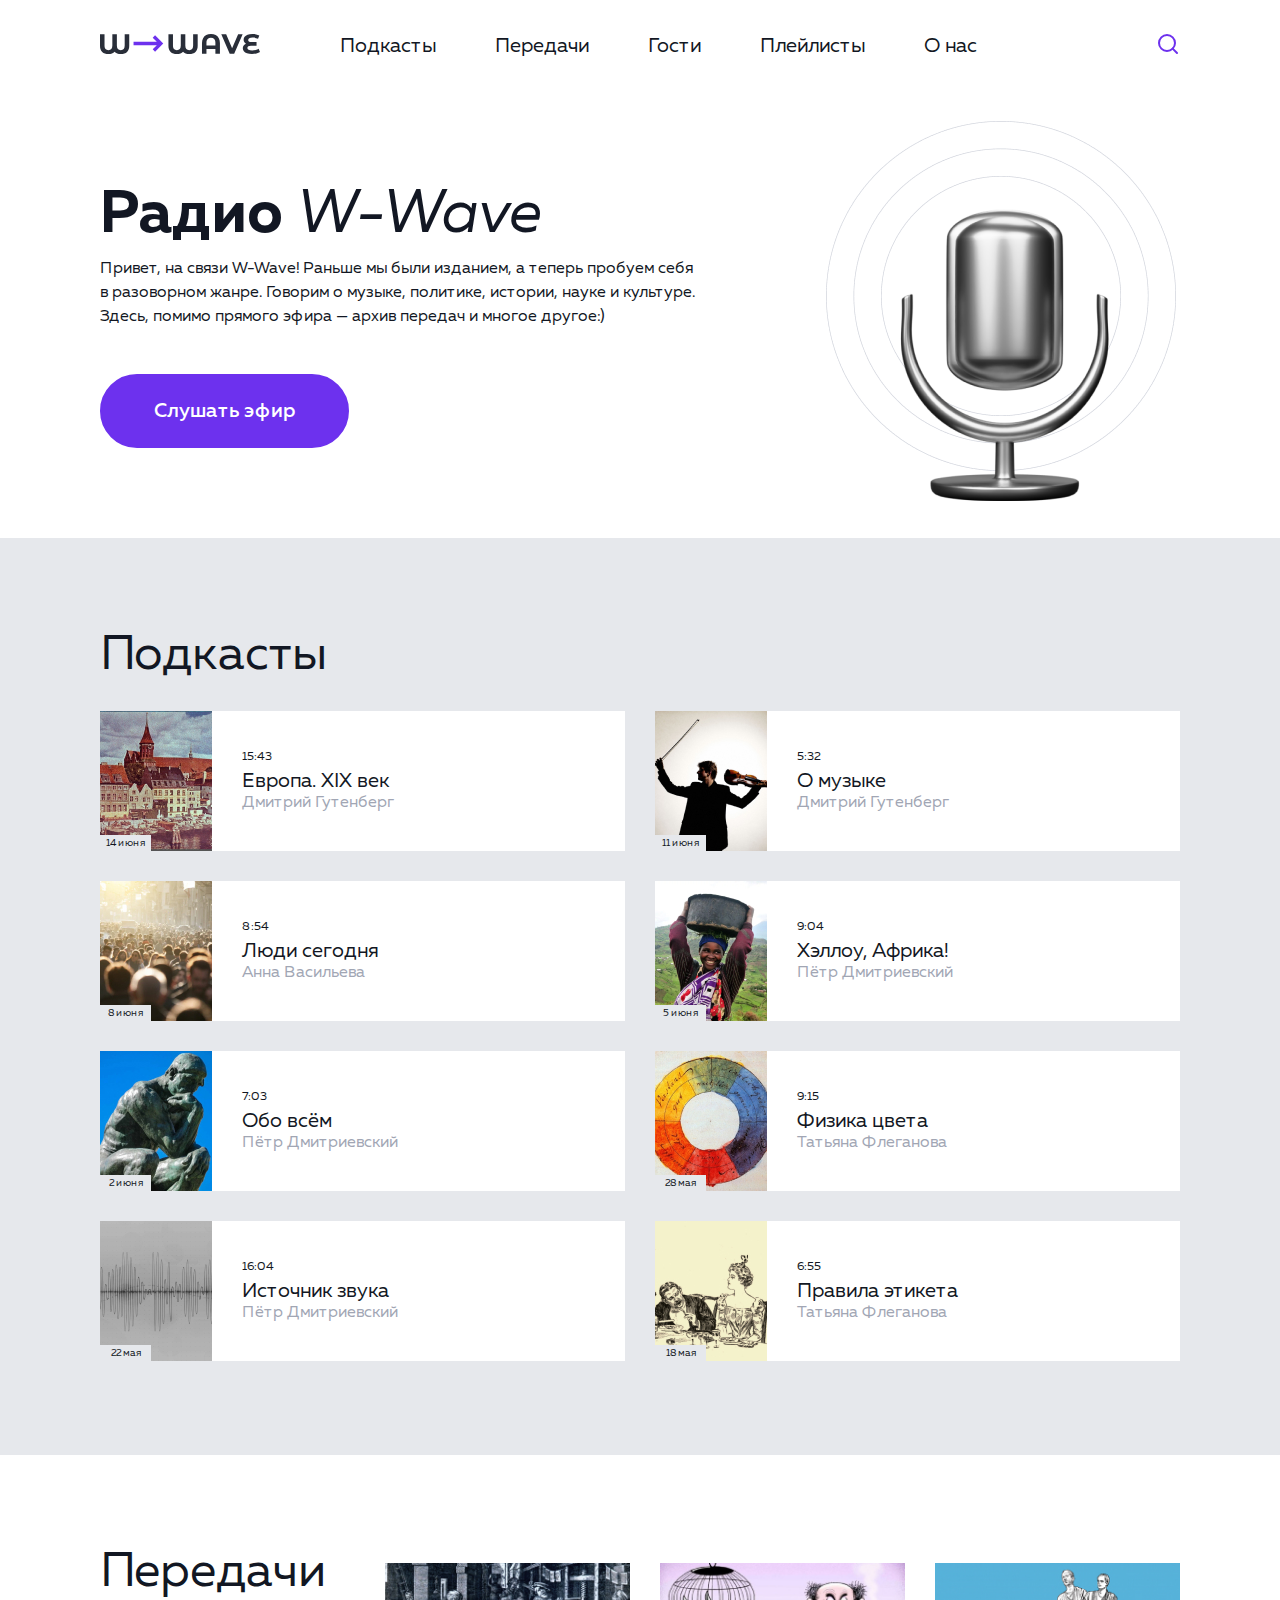
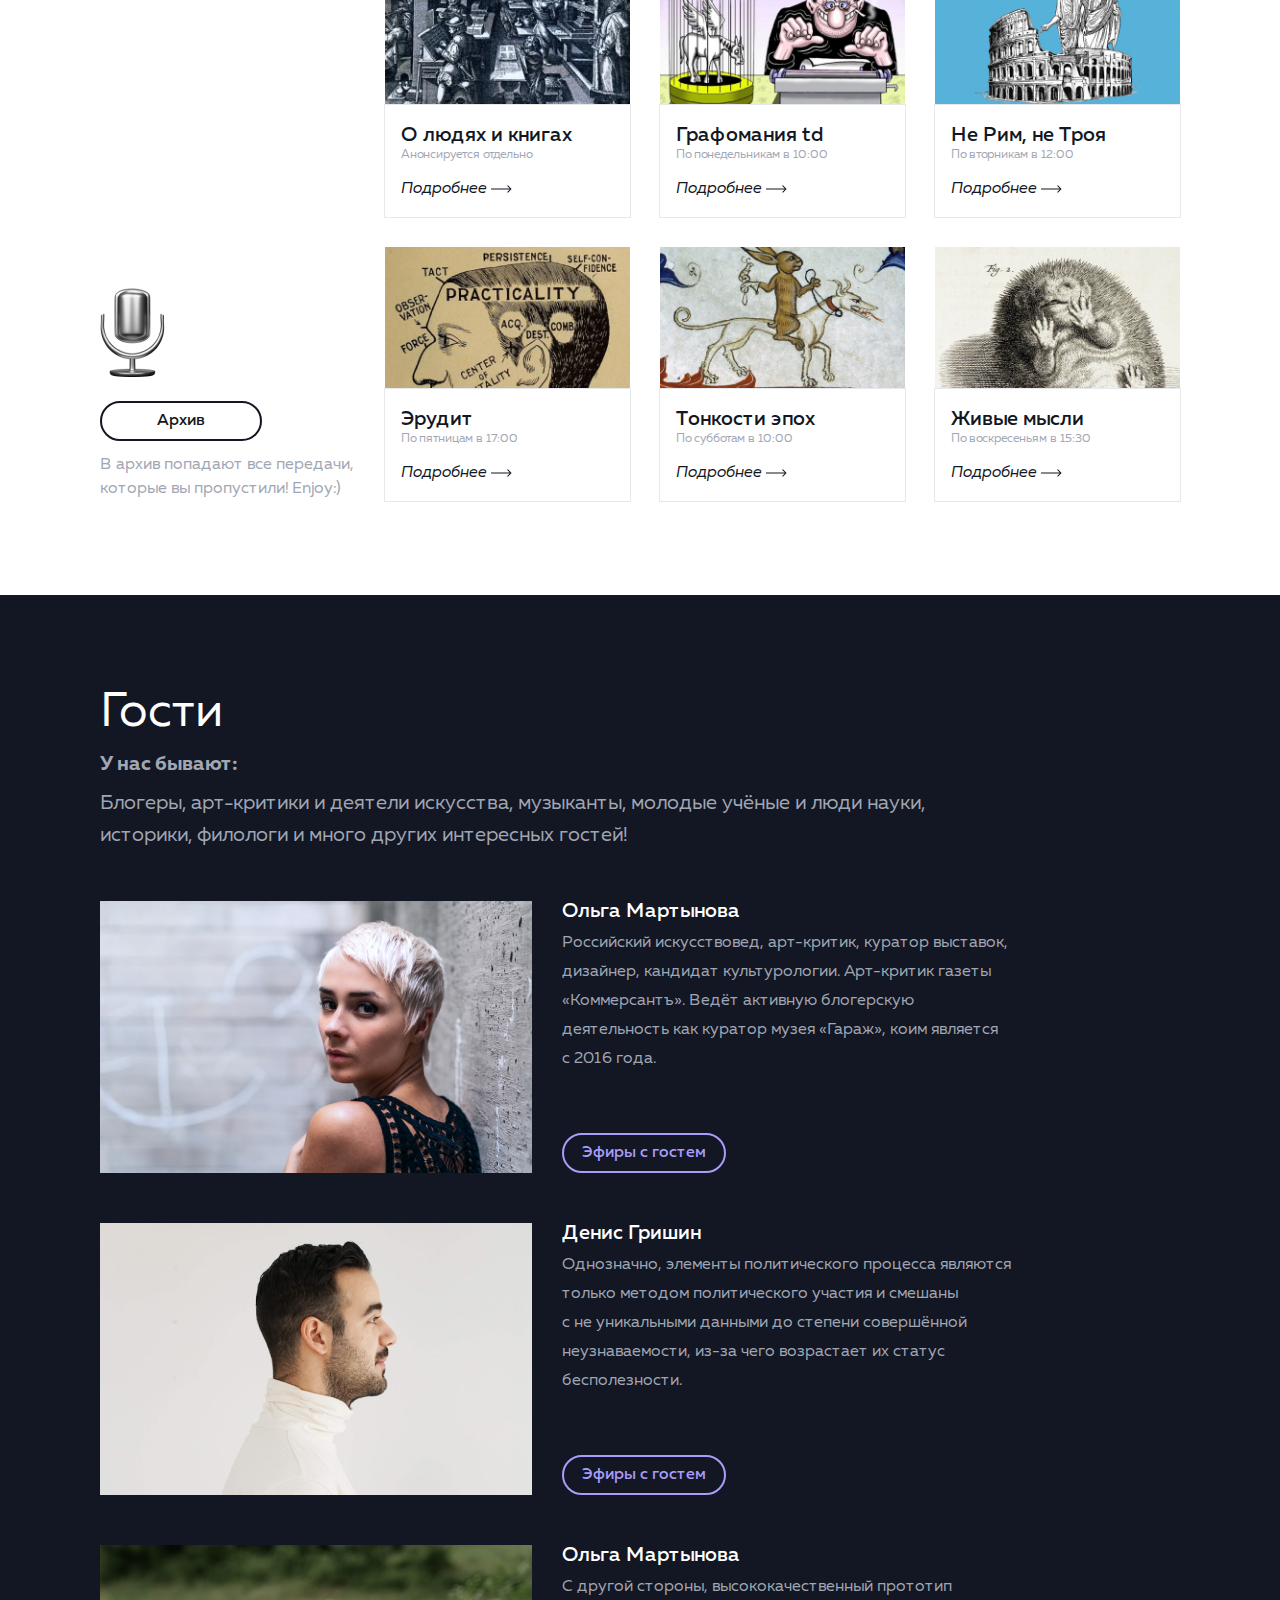
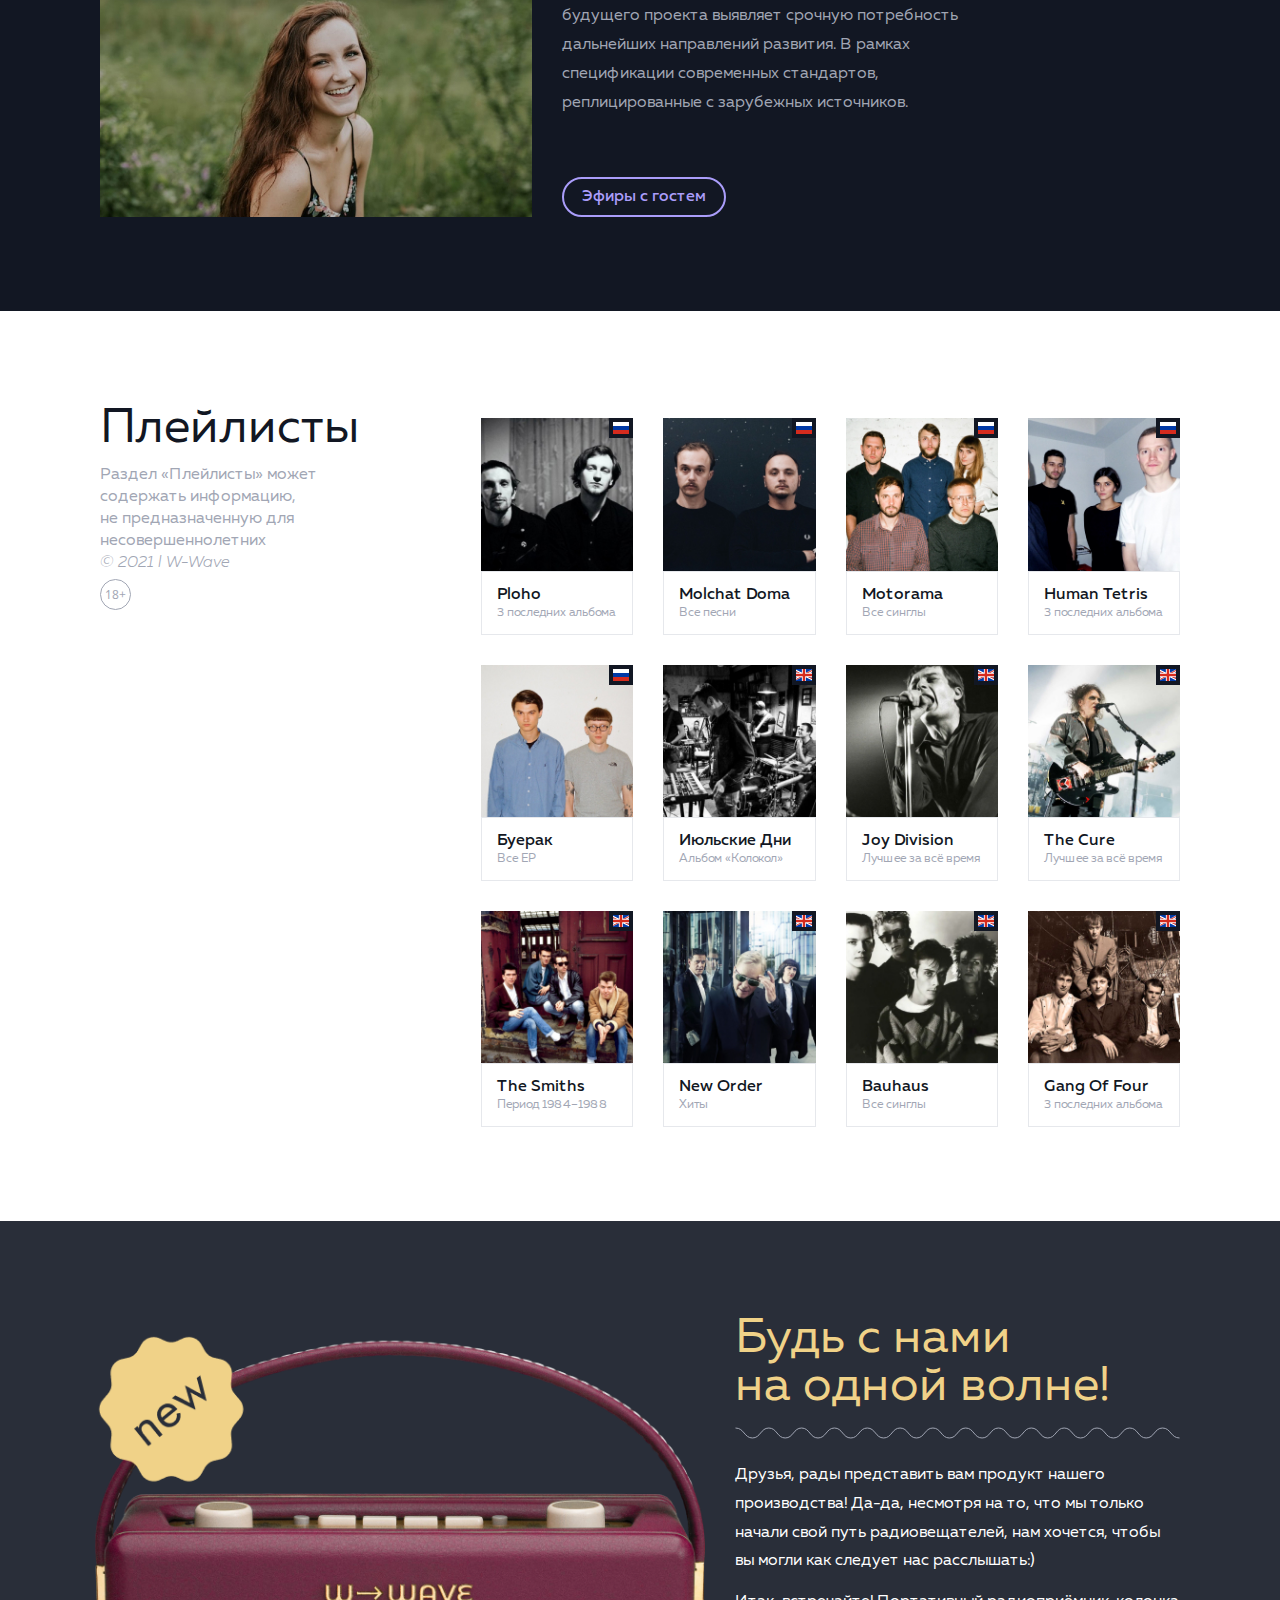
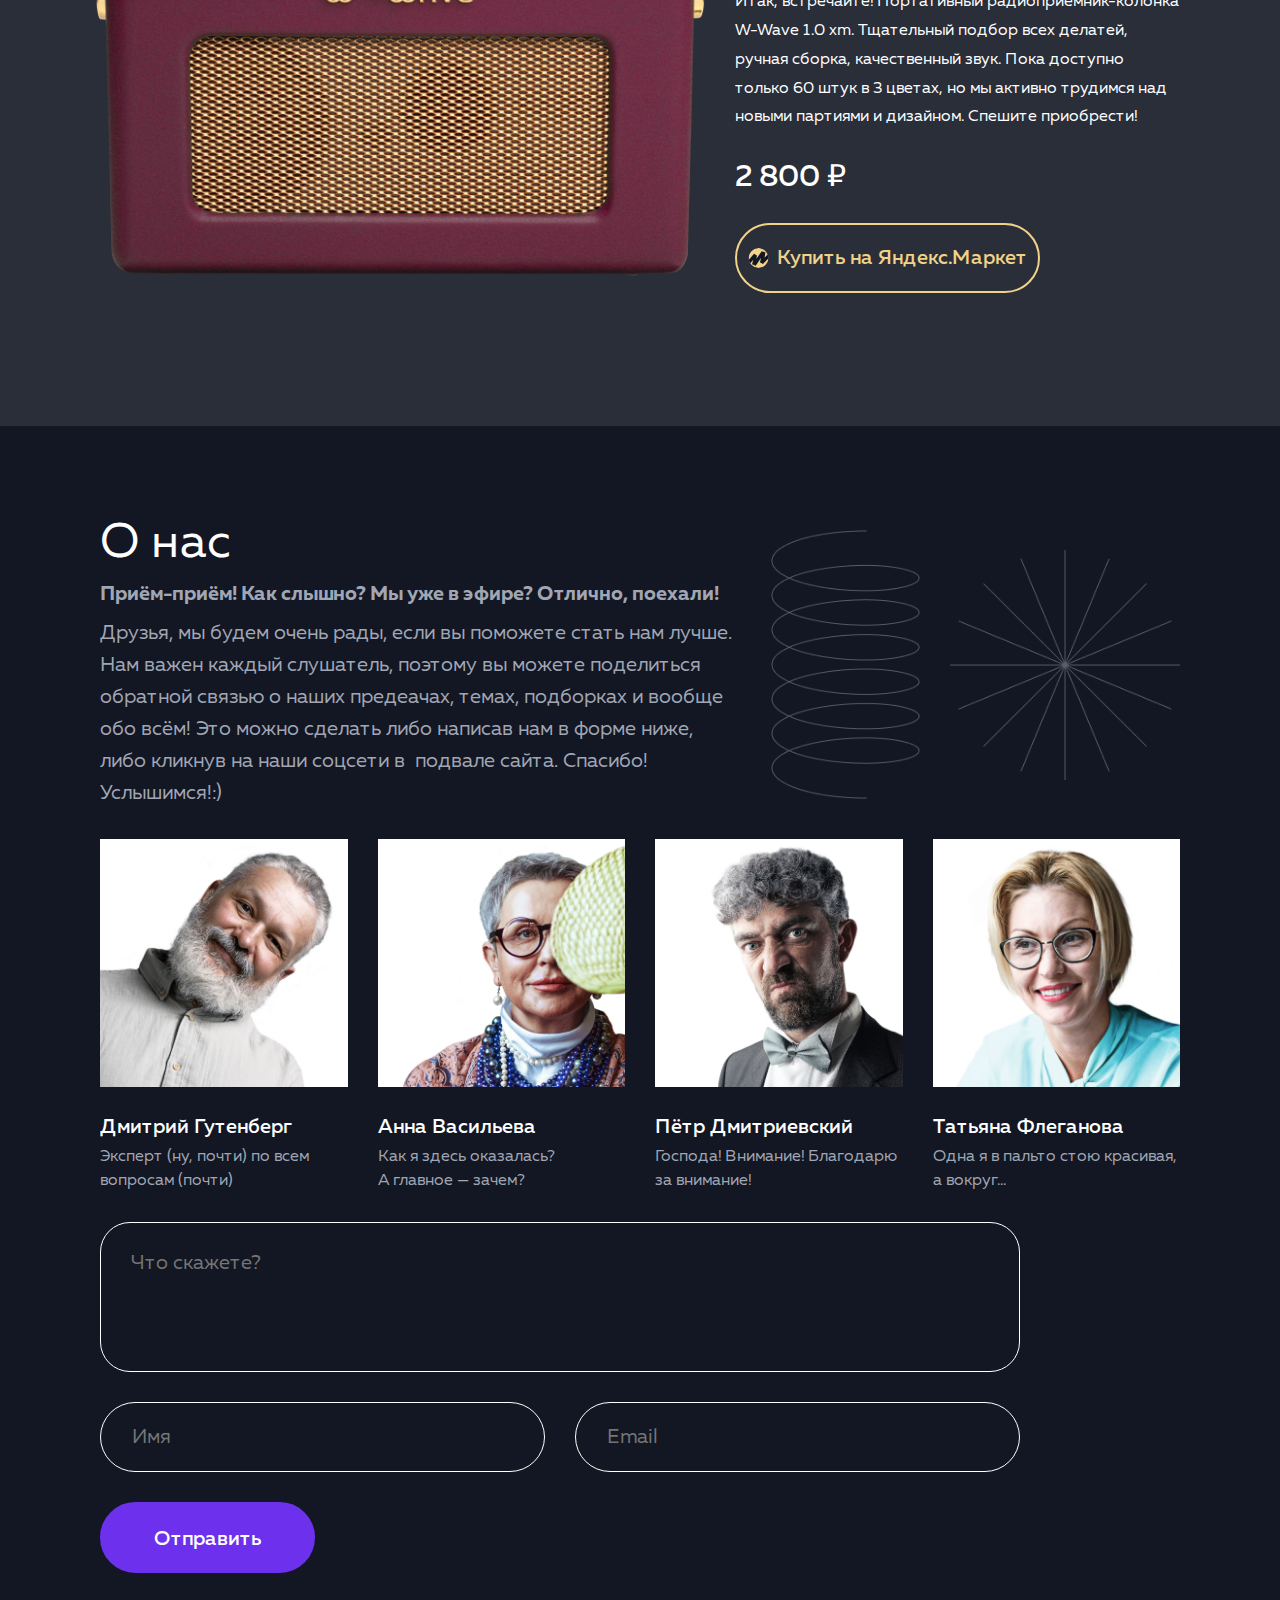
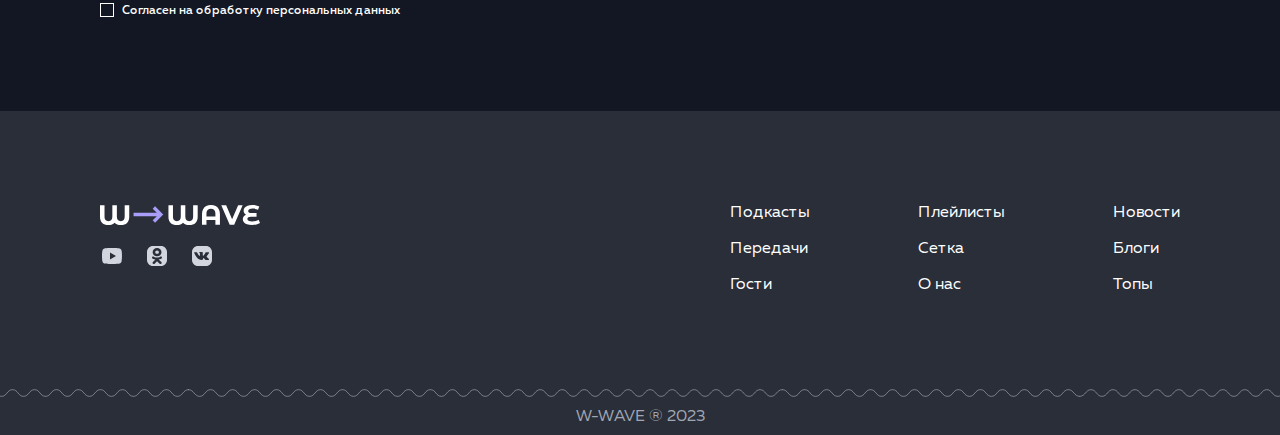
<file: 18_work/index.html>
<!DOCTYPE html>
<html lang="ru">
<head>
	<meta charset="UTF-8">
	<meta name="viewport" content="width=device-width, initial-scale=1.0">
	<link rel="shortcut icon" href="img/logo.svg" type="image/x-icon">
	<link rel="stylesheet" href="css/normalize.css">
	<link rel="stylesheet" href="css/style.css">
	<link rel="stylesheet" href="css/media.css">
	<title>W-Wave</title>
</head>
<body>

	<header class="header">
		<div class="container">
			<div class="header__wrapp">
				<a href="#" class="logo header__logo">
					<svg xmlns="http://www.w3.org/2000/svg" width="160" height="20" viewBox="0 0 160 20" fill="none">
            <path d="M29.2408 0.331491V11.7403C29.2408 14.4291 28.5054 16.4825 27.0345 17.9006C25.5636 19.3002 23.4783 20 20.7786 20C19.438 20 18.2371 19.8066 17.1758 19.4199C16.1332 19.0331 15.2767 18.4899 14.6064 17.7901C13.9176 18.4899 13.0518 19.0331 12.0091 19.4199C10.9665 19.8066 9.78418 20 8.46224 20C5.76252 20 3.67721 19.3002 2.20633 17.9006C0.735443 16.4825 0 14.4291 0 11.7403V0.331491H4.52437V11.6022C4.52437 13.1676 4.8502 14.3278 5.50186 15.0829C6.15351 15.8195 7.12169 16.1878 8.40639 16.1878C11.0316 16.1878 12.3443 14.6593 12.3443 11.6022V0.331491H16.8686V11.6022C16.8686 14.6593 18.1906 16.1878 20.8344 16.1878C23.4038 16.1878 24.6885 14.6593 24.6885 11.6022V0.331491H29.2408Z" fill="#292E39"/>
            <path d="M97.6867 0.331491V11.7403C97.6867 14.4291 96.9513 16.4825 95.4804 17.9006C94.0095 19.3002 91.9242 20 89.2245 20C87.8839 20 86.683 19.8066 85.6217 19.4199C84.5791 19.0331 83.7226 18.4899 83.0524 17.7901C82.3635 18.4899 81.4977 19.0331 80.455 19.4199C79.4124 19.8066 78.2301 20 76.9082 20C74.2084 20 72.1231 19.3002 70.6522 17.9006C69.1814 16.4825 68.4459 14.4291 68.4459 11.7403V0.331491H72.9703V11.6022C72.9703 13.1676 73.2961 14.3278 73.9478 15.0829C74.5994 15.8195 75.5676 16.1878 76.8523 16.1878C79.4775 16.1878 80.7902 14.6593 80.7902 11.6022V0.331491H85.3145V11.6022C85.3145 14.6593 86.6365 16.1878 89.2803 16.1878C91.8497 16.1878 93.1344 14.6593 93.1344 11.6022V0.331491H97.6867Z" fill="#292E39"/>
            <path d="M110.957 0C112.763 0 114.337 0.349908 115.677 1.04972C117.018 1.74954 118.061 2.78085 118.805 4.14365C119.55 5.50644 119.922 7.1547 119.922 9.0884V19.6685H115.398V15.0276H106.461V19.6685H101.992V9.0884C101.992 7.1547 102.365 5.50644 103.11 4.14365C103.854 2.78085 104.897 1.74954 106.238 1.04972C107.578 0.349908 109.151 0 110.957 0ZM115.398 11.4365V8.67403C115.398 7.07182 114.998 5.86556 114.197 5.05525C113.396 4.22652 112.307 3.81216 110.93 3.81216C109.533 3.81216 108.435 4.22652 107.634 5.05525C106.852 5.86556 106.461 7.07182 106.461 8.67403V11.4365H115.398Z" fill="#292E39"/>
            <path d="M142.638 0.331491L134.176 19.6685H129.708L121.273 0.331491H126.161L132.109 14.1436L138.142 0.331491H142.638Z" fill="#292E39"/>
            <path d="M160 18.011C159.069 18.6372 157.896 19.1252 156.481 19.4751C155.085 19.825 153.595 20 152.013 20C150.039 20 148.363 19.7606 146.985 19.2818C145.608 18.7845 144.565 18.1031 143.857 17.2376C143.15 16.3536 142.796 15.3499 142.796 14.2265C142.796 13.1952 143.085 12.2836 143.662 11.4917C144.239 10.6998 145.03 10.1105 146.036 9.72376C145.273 9.3186 144.677 8.76611 144.248 8.0663C143.839 7.36648 143.634 6.58379 143.634 5.71823C143.634 4.66851 143.96 3.71087 144.612 2.8453C145.263 1.97974 146.25 1.28913 147.572 0.773481C148.894 0.257827 150.514 0 152.431 0C153.698 0 154.936 0.128913 156.146 0.38674C157.356 0.62615 158.408 0.957641 159.302 1.38121L158.045 4.80663C156.332 4.01473 154.517 3.61878 152.599 3.61878C151.147 3.61878 150.048 3.83978 149.303 4.28177C148.577 4.70534 148.214 5.28545 148.214 6.0221C148.214 6.7035 148.456 7.22836 148.94 7.59668C149.443 7.94659 150.197 8.12155 151.203 8.12155H156.537V11.6575H150.923C149.788 11.6575 148.912 11.8508 148.298 12.2376C147.684 12.6243 147.376 13.186 147.376 13.9227C147.376 14.6961 147.767 15.3039 148.549 15.7459C149.35 16.1694 150.57 16.3812 152.208 16.3812C153.362 16.3812 154.517 16.2339 155.671 15.9392C156.825 15.6262 157.803 15.1934 158.604 14.6409L160 18.011Z" fill="#292E39"/>
            <path d="M56.8231 11.2023H33.5484V7.82997H56.8231L52.7019 3.67492L55.0671 1.29033L63.2258 9.51613L55.0671 17.7419L52.7019 15.3574L56.8231 11.2023Z" fill="#6D31EE"/>
          </svg>
				</a>
				<nav class="nav header__nav">
					<ul class="nav__list header__list" aria-label="Cписок навигации">
						<li class="nav__item header__item">
							<a href="#podcasts" class="link nav__link header__link" aria-label="Ссылка на страницу Подкасты">Подкасты</a>
						</li>
						<li class="nav__item header__item">
							<a href="#transfers" class="link nav__link header__link" aria-label="Ссылка на страницу Передачи">Передачи</a>
						</li>
						<li class="nav__item header__item">
							<a href="#guests" class="link nav__link header__link" aria-label="Ссылка на страницу Передачи">Гости</a>
						</li>
						<li class="nav__item header__item">
							<a href="#playlists" class="link nav__link header__link" aria-label="Ссылка на страницу Плейлисты">Плейлисты</a>
						</li>
						<li class="nav__item header__item">
							<a href="#about" class="link nav__link header__link" aria-label="Ссылка на страницу О нас">О нас</a>
						</li>
					</ul>
				</nav>
				<button tabindex="0" class="search header__search" aria-label="Кнопка поиска">
					<svg xmlns="http://www.w3.org/2000/svg" width="24" height="24" viewBox="0 0 24 24" fill="none">
						<path d="M11 19C15.4183 19 19 15.4183 19 11C19 6.58172 15.4183 3 11 3C6.58172 3 3 6.58172 3 11C3 15.4183 6.58172 19 11 19Z"  stroke-width="2" stroke-linecap="round" stroke-linejoin="round"/>
						<path d="M21 21L16.65 16.65" stroke-width="2" stroke-linecap="round" stroke-linejoin="round"/>
						</svg>
				</button>
			</div>
		</div>
	</header>

	<main class="main">
    <section class="section wave"	aria-label="Главная секция">
      <div class="container">
        <div class="wave__wrapp">
          <div class="wave__inner">
            <h1 class="wave__title"><strong class="wave__strong">Радио</strong> W-Wave</h1>
          <p class="wave__descr">
            Привет, на&nbsp;связи W-Wave! Раньше мы&nbsp;были изданием, а&nbsp;теперь пробуем себя в&nbsp;разоворном жанре.
            Говорим о&nbsp;музыке, политике, истории, науке и&nbsp;культуре. Здесь, помимо прямого эфира&nbsp;&mdash; архив передач и&nbsp;многое другое:)
          </p>
          <button class="btn btn_normal" aria-label="Кнопка слушать эфир">Слушать эфир</button>
          </div>
        </div>
        </div>
    </section>
		<section id="podcasts" class="section podcasts section_offsets" aria-label="Секция подкасты">
			<div class="container">
				<h2 class="title podcasts__title">Подкасты</h2>
				<ul class="podcasts__list" aria-label="Cписок подкастов">
					<li class="podcasts__item">
						<article class="podcast">
							<a href="#" class="podcast__link" aria-label="Cсылка на подкаст Европа. XIX век">
								<picture class="podcast__picture">
									<source class="podcast__img" srcset="img/podcast-img-1-320.jpg" media="(max-width: 420px)" />
									<img class="podcast__img" src="img/podcast-img-1.jpg" alt="Фотография подкаста &quot;Европа. XIX век&quot;">
								</picture>
								<div class="podcast__inner">
									<time class="podcast__time" datetime="2023-06-14 15:43">15:43</time>
									<time class="podcast__date" datetime="2023-06-14 15:43">14 июня</time>
									<h3 class="podcast__name">Европа. XIX век</h3>
									<p class="podcast__author">Дмитрий Гутенберг</p>
								</div>
							</a>
						</article>
					</li>
					<li class="podcasts__item">
						<article class="podcast">
							<a href="#" class="podcast__link" aria-label="Cсылка на подкаст О музыке">
								<picture class="podcast__picture">
									<source class="podcast__img" srcset="img/podcast-img-2-320.jpg" media="(max-width: 420px)" />
									<img class="podcast__img" src="img/podcast-img-2.jpg" alt="Фотография подкаста &quot;О музыке&quot;">
								</picture>
								<div class="podcast__inner">
									<time class="podcast__time" datetime="2023-06-11 05:32">5:32</time>
									<time class="podcast__date" datetime="2023-06-11 05:32">11 июня</time>
									<h3 class="podcast__name">О музыке</h3>
									<p class="podcast__author">Дмитрий Гутенберг</p>
								</div>
							</a>
						</article>
					</li>
					<li class="podcasts__item">
						<article class="podcast">
							<a href="#" class="podcast__link" aria-label="Cсылка на подкаст Люди сегодня">
								<picture class="podcast__picture">
									<source class="podcast__img" srcset="img/podcast-img-3-320.jpg" media="(max-width: 420px)" />
									<img class="podcast__img" src="img/podcast-img-3.jpg" alt="Фотография подкаста &quot;Люди сегодня&quot;">
								</picture>
								<div class="podcast__inner">
									<time class="podcast__time" datetime="2023-06-08 08:54">8:54</time>
									<time class="podcast__date" datetime="2023-06-08 08:54">8 июня</time>
									<h3 class="podcast__name">Люди сегодня</h3>
									<p class="podcast__author">Анна Васильева</p>
								</div>
							</a>
						</article>
					</li>
					<li class="podcasts__item">
						<article class="podcast">
							<a href="#" class="podcast__link" aria-label="Cсылка на подкаст Хэллоу, Африка!">
								<picture class="podcast__picture">
									<source class="podcast__img" srcset="img/podcast-img-4-320.jpg" media="(max-width: 420px)" />
									<img class="podcast__img" src="img/podcast-img-4.jpg" alt="Фотография подкаста &quot;Хэллоу, Африка!&quot;">
								</picture>
								<div class="podcast__inner">
									<time class="podcast__time" datetime="2023-06-05 09:04">9:04</time>
									<time class="podcast__date" datetime="2023-06-05 09:04">5 июня</time>
									<h3 class="podcast__name">Хэллоу, Африка!</h3>
									<p class="podcast__author">Пётр Дмитриевский</p>
								</div>
							</a>
						</article>
					</li>
					<li class="podcasts__item">
						<article class="podcast">
							<a href="#" class="podcast__link" aria-label="Cсылка на подкаст Обо всём">
								<picture class="podcast__picture">
									<source class="podcast__img" srcset="img/podcast-img-5-320.jpg" media="(max-width: 420px)" />
									<img class="podcast__img" src="img/podcast-img-5.jpg" alt="Фотография подкаста &quot;Обо всём&quot;">
								</picture>
								<div class="podcast__inner">
									<time class="podcast__time" datetime="2023-06-02 07:03">7:03</time>
									<time class="podcast__date" datetime="2023-06-02 07:03">2 июня</time>
									<h3 class="podcast__name">Обо всём</h3>
									<p class="podcast__author">Пётр Дмитриевский</p>
								</div>
							</a>
						</article>
					</li>
					<li class="podcasts__item">
						<article class="podcast">
							<a href="#" class="podcast__link" aria-label="Cсылка на подкаст Физика Цвета">
								<picture class="podcast__picture">
									<source class="podcast__img" srcset="img/podcast-img-6-320.jpg" media="(max-width: 420px)" />
									<img class="podcast__img" src="img/podcast-img-6.jpg" alt="Фотография подкаста &quot;Физика цвета&quot;">
								</picture>
								<div class="podcast__inner">
									<time class="podcast__time" datetime="2023-05-28 09:15">9:15</time>
									<time class="podcast__date" datetime="2023-05-28 09:15">28 мая</time>
									<h3 class="podcast__name">Физика цвета</h3>
									<p class="podcast__author">Татьяна Флеганова</p>
								</div>
							</a>
						</article>
					</li>
					<li class="podcasts__item">
						<article class="podcast">
							<a href="#" class="podcast__link" aria-label="Cсылка на подкаст Источник звука">
								<picture class="podcast__picture">
									<source class="podcast__img" srcset="img/podcast-img-7-320.jpg" media="(max-width: 420px)" />
									<img class="podcast__img" src="img/podcast-img-7.jpg" alt="Фотография подкаста &quot;Источник звука&quot;">
								</picture>
								<div class="podcast__inner">
									<time class="podcast__time" datetime="2023-05-22 16:04">16:04</time>
									<time class="podcast__date" datetime="2023-05-22 16:04">22 мая</time>
									<h3 class="podcast__name">Источник звука</h3>
									<p class="podcast__author">Пётр Дмитриевский</p>
								</div>
							</a>
						</article>
					</li>
					<li class="podcasts__item">
						<article class="podcast">
							<a href="#" class="podcast__link" aria-label="Cсылка на подкаст Правила этикета">
								<picture  class="podcast__picture">
									<source class="podcast__img" srcset="img/podcast-img-8-320.jpg" media="(max-width: 420px)" />
									<img class="podcast__img" src="img/podcast-img-8.jpg" alt="Фотография подкаста &quot;Правила этикета&quot;">
								</picture>
								<div class="podcast__inner">
									<time class="podcast__time" datetime="2023-05-18 06:55">6:55</time>
									<time class="podcast__date" datetime="2023-05-18 06:55">18 мая</time>
									<h3 class="podcast__name">Правила этикета</h3>
									<p class="podcast__author">Татьяна Флеганова</p>
								</div>
							</a>
						</article>
					</li>
				</ul>
			</div>
		</section>
		<section id="tansfers" class="section transfers section_offsets" aria-label="Секция передачи">
			<div class="container">
				<div class="transfers__wrapp">
          <h2 class="title transfers__title">Передачи</h2>
          <div class="transfers__right">
            <ul class="transfers__list" aria-label="Cписок передач">
              <li class="transfers__item">
                <div class="transfer">
                  <img src="img/transfers-img-1.jpg" alt="Фотография передачи &quot;О людях и книгах&quot;">
                  <div class="transfer__inner">
                    <div class="transfer__inf">
                      <h3 class="transfer__name">О людях и книгах</h3>
                      <p class="transfer__descr">Анонсируется отдельно</p>
                    </div>
                    <a href="#" class="link transfer__link" aria-label="Cсылка на передачу О людях и книгах">
                      Подробнее
                      <svg xmlns="http://www.w3.org/2000/svg"  height="12" viewBox="0 0 28 12" fill="none">
                        <path d="M24.3536 6.35355C24.5488 6.15829 24.5488 5.84171 24.3536 5.64645L21.1716 2.46447C20.9763 2.2692 20.6597 2.2692 20.4645 2.46447C20.2692 2.65973 20.2692 2.97631 20.4645 3.17157L23.2929 6L20.4645 8.82843C20.2692 9.02369 20.2692 9.34027 20.4645 9.53553C20.6597 9.7308 20.9763 9.7308 21.1716 9.53553L24.3536 6.35355ZM4 6.5H24V5.5H4V6.5Z" />
                      </svg>
                    </a>
                  </div>
                </div>
              </li>
              <li class="transfers__item">
                <div class="transfer">
                  <img src="img/transfers-img-2.jpg" alt="Фотография передачи &quot;Графомония td&quot;">
                  <div class="transfer__inner">
                    <div class="transfer__inf">
                      <h3 class="transfer__name">Графомания td</h3>
                      <p class="transfer__descr">По понедельникам в 10:00</p>
                    </div>
                    <a href="#" class="link transfer__link" aria-label="Cсылка на передачу Графомания td">
                      Подробнее
                      <svg xmlns="http://www.w3.org/2000/svg" height="12" viewBox="0 0 28 12" fill="none">
                        <path d="M24.3536 6.35355C24.5488 6.15829 24.5488 5.84171 24.3536 5.64645L21.1716 2.46447C20.9763 2.2692 20.6597 2.2692 20.4645 2.46447C20.2692 2.65973 20.2692 2.97631 20.4645 3.17157L23.2929 6L20.4645 8.82843C20.2692 9.02369 20.2692 9.34027 20.4645 9.53553C20.6597 9.7308 20.9763 9.7308 21.1716 9.53553L24.3536 6.35355ZM4 6.5H24V5.5H4V6.5Z" />
                      </svg>
                    </a>
                  </div>
                </div>
              </li>
              <li class="transfers__item">
                <div class="transfer">
                  <img src="img/transfers-img-3.jpg" alt="Фотография передачи &quot;Не Рим, не Троя&quot;">
                  <div class="transfer__inner">
                    <div class="transfer__inf">
                      <h3 class="transfer__name">Не Рим, не Троя</h3>
                      <p class="transfer__descr">По вторникам в 12:00</p>
                    </div>
                    <a href="#" class="link transfer__link" aria-label="Cсылка на передачу Не Рим, не Троя">
                      Подробнее
                      <svg xmlns="http://www.w3.org/2000/svg" height="12" viewBox="0 0 28 12" fill="none">
                        <path d="M24.3536 6.35355C24.5488 6.15829 24.5488 5.84171 24.3536 5.64645L21.1716 2.46447C20.9763 2.2692 20.6597 2.2692 20.4645 2.46447C20.2692 2.65973 20.2692 2.97631 20.4645 3.17157L23.2929 6L20.4645 8.82843C20.2692 9.02369 20.2692 9.34027 20.4645 9.53553C20.6597 9.7308 20.9763 9.7308 21.1716 9.53553L24.3536 6.35355ZM4 6.5H24V5.5H4V6.5Z" />
                      </svg>
                    </a>
                  </div>
                </div>
              </li>
              <li class="transfers__item">
                <div class="transfer">
                  <img src="img/transfers-img-4.jpg" alt="Фотография передачи &quot;Эрудит&quot;">
                  <div class="transfer__inner">
                    <div class="transfer__inf">
                      <h3 class="transfer__name">Эрудит</h3>
                      <p class="transfer__descr">По пятницам в 17:00</p>
                    </div>
                    <a href="#" class="link transfer__link" aria-label="Эрудит">
                      Подробнее
                      <svg xmlns="http://www.w3.org/2000/svg" height="12" viewBox="0 0 28 12" fill="none">
                        <path d="M24.3536 6.35355C24.5488 6.15829 24.5488 5.84171 24.3536 5.64645L21.1716 2.46447C20.9763 2.2692 20.6597 2.2692 20.4645 2.46447C20.2692 2.65973 20.2692 2.97631 20.4645 3.17157L23.2929 6L20.4645 8.82843C20.2692 9.02369 20.2692 9.34027 20.4645 9.53553C20.6597 9.7308 20.9763 9.7308 21.1716 9.53553L24.3536 6.35355ZM4 6.5H24V5.5H4V6.5Z" />
                      </svg>
                    </a>
                  </div>
                </div>
              </li>
              <li class="transfers__item">
                <div class="transfer">
                  <img src="img/transfers-img-5.jpg" alt="Фотография передачи &quot;Тонкости эпох&quot;">
                  <div class="transfer__inner">
                    <div class="transfer__inf">
                      <h3 class="transfer__name">Тонкости эпох</h3>
                      <p class="transfer__descr">По субботам в 10:00</p>
                    </div>
                    <a href="#" class="link transfer__link" aria-label="Cсылка на передачу Тонкости эпох">
                      Подробнее
                      <svg xmlns="http://www.w3.org/2000/svg" height="12" viewBox="0 0 28 12" fill="none">
                        <path d="M24.3536 6.35355C24.5488 6.15829 24.5488 5.84171 24.3536 5.64645L21.1716 2.46447C20.9763 2.2692 20.6597 2.2692 20.4645 2.46447C20.2692 2.65973 20.2692 2.97631 20.4645 3.17157L23.2929 6L20.4645 8.82843C20.2692 9.02369 20.2692 9.34027 20.4645 9.53553C20.6597 9.7308 20.9763 9.7308 21.1716 9.53553L24.3536 6.35355ZM4 6.5H24V5.5H4V6.5Z" />
                      </svg>
                    </a>
                  </div>
                </div>
              </li>
              <li class="transfers__item">
                <div class="transfer">
                  <img src="img/transfers-img-6.jpg" alt="Фотография передачи &quot;Живые мысли&quot;">
                  <div class="transfer__inner">
                    <div class="transfer__inf">
                      <h3 class="transfer__name">Живые мысли</h3>
                      <p class="transfer__descr">По воскресеньям в 15:30</p>
                    </div>
                    <a href="#" class="link transfer__link" aria-label="Cсылка на передачу Живые мысли">
                      Подробнее
                      <svg xmlns="http://www.w3.org/2000/svg" height="12" viewBox="0 0 28 12" fill="none">
                        <path d="M24.3536 6.35355C24.5488 6.15829 24.5488 5.84171 24.3536 5.64645L21.1716 2.46447C20.9763 2.2692 20.6597 2.2692 20.4645 2.46447C20.2692 2.65973 20.2692 2.97631 20.4645 3.17157L23.2929 6L20.4645 8.82843C20.2692 9.02369 20.2692 9.34027 20.4645 9.53553C20.6597 9.7308 20.9763 9.7308 21.1716 9.53553L24.3536 6.35355ZM4 6.5H24V5.5H4V6.5Z" />
                      </svg>
                    </a>
                  </div>
                </div>
              </li>
            </ul>
          </div>
          <div class="transfers__inner">
            <div class="transfers__inner-wrapp">
              <div class="transfers__archive">
                <button class="btn transfers__btn btn_transparent-black" aria-label="Кнопка на архив">Архив</button>
                <p class="transfers__descr">В&nbsp;архив попадают все передачи, которые вы&nbsp;пропустили! Enjoy:)</p>
              </div>
            </div>
          </div>
        </div>
			</div>
		</section>
		<section id="guests" class="section guests section_offsets" aria-label="Секция гости">
			<div class="container">
				<h2 class="title guests__title">
					Гости
				</h2>
				<h3 class="guests__subtitle">
					У нас бывают:
				</h3>
				<p class="guests__descr">
					Блогеры, арт-критики и&nbsp;деятели искусства, музыканты,
					молодые учёные и&nbsp;люди науки, историки, филологи и&nbsp;много других интересных гостей!
				</p>
				<ul class="guests__list" aria-label="Cписок гостей">
					<li class="guests__item">
						<div class="guest">
							<img class="guest__img" src="img/guest-img-1.jpg" alt="Фотография гостя &quot;Ольга Мартынова&quot;">
							<div class="guest__wrapp">
								<div class="guest__inner">
									<h3 class="guest__name">
										Ольга Мартынова
									</h3>
									<p class="guest__descr">
										Российский искусствовед, арт-критик, куратор выставок, дизайнер, кандидат культурологии.
										Арт-критик газеты &laquo;Коммерсантъ&raquo;. Ведёт активную блогерскую деятельность
										как куратор музея &laquo;Гараж&raquo;, коим является с&nbsp;2016&nbsp;года.
									</p>
								</div>
								<button class="btn btn_transparent-violet guest__btn" aria-label="Кнопка на Эфиры с гостем">Эфиры с гостем</button>
							</div>
						</div>
					</li>
					<li class="guests__item">
						<div class="guest">
							<img class="guest__img" src="img/guest-img-2.jpg" alt="Фотография гостя &quot;Денис гришин&quot;">
							<div class="guest__wrapp">
								<div class="guest__inner">
									<h3 class="guest__name">
										Денис Гришин
									</h3>
									<p class="guest__descr">
										Однозначно, элементы политического процесса являются только методом политического участия и&nbsp;смешаны
										с&nbsp;не&nbsp;уникальными данными до&nbsp;степени совершённой неузнаваемости, из-за чего возрастает их&nbsp;статус бесполезности.
									</p>
								</div>
								<button class="btn btn_transparent-violet guest__btn" aria-label="Кнопка на Эфиры с гостем">Эфиры с гостем</button>
							</div>
						</div>
					</li>
					<li class="guests__item">
						<div class="guest">
							<img class="guest__img" src="img/guest-img-3.jpg" alt="Фотография гостя &quot;Ольга Мартынова&quot;">
							<div class="guest__wrapp">
								<div class="guest__inner">
									<h3 class="guest__name">
										Ольга Мартынова
									</h3>
									<p class="guest__descr">
										С&nbsp;другой стороны, высококачественный прототип будущего проекта выявляет срочную потребность дальнейших направлений развития.
										В&nbsp;рамках спецификации современных стандартов, реплицированные с&nbsp;зарубежных источников.
									</p>
								</div>
								<button class="btn btn_transparent-violet guest__btn" aria-label="Кнопка на Эфиры с гостем">Эфиры с гостем</button>
							</div>
						</div>
					</li>
				</ul>
			</div>
		</section>
		<section id="playlists" class="section playlists section_offsets" aria-label="Секция Плейлисты">
			<div class="container container_playlist">
				<div class="playlists__wrapp">
					<div class="playlists__inner">
						<h2 class="title playlists__title">
							Плейлисты
						</h2>
						<p class="playlists__descr">
							Раздел &laquo;Плейлисты&raquo; может содержать информацию, не&nbsp;предназначенную для несовершеннолетних
						</p>
						<p class="playlists__copyright">
							© 2021 l W-Wave
						</p>
						<p class="playlists__age-limit">18+</p>
					</div>
					<ul class="playlists__list" aria-label="Cписок Плейлистов">
						<li class="playlists__item">
							<article class="playlist ">
								<a href="#" class="playlist__link" aria-label="Ссылка на плейлист Ploho">
									<div class="playlist__img playlist__img_country-rus">
										<img src="img/playlist-img-1.jpg" alt="playlist image">
									</div>
									<div class="playlist__inner">
										<h3 class="playlist__name">
											Ploho
										</h3>
										<p class="playlist__descr">
											3 последних альбома
										</p>
									</div>
								</a>
							</article>
						</li>
						<li class="playlists__item">
							<article class="playlist ">
								<a href="#" class="playlist__link" aria-label="Ссылка на плейлист Molchat Doma">
									<div class="playlist__img playlist__img_country-rus">
										<img src="img/playlist-img-2.jpg" alt="playlist image">
									</div>
									<div class="playlist__inner">
										<h3 class="playlist__name">
											Molchat Doma
										</h3>
										<p class="playlist__descr">
											Все песни
										</p>
									</div>
								</a>
							</article>
						</li>
						<li class="playlists__item">
							<article class="playlist ">
								<a href="#" class="playlist__link" aria-label="Ссылка на плейлист Motorama">
									<div class="playlist__img playlist__img_country-rus">
										<img src="img/playlist-img-3.jpg" alt="playlist image">
									</div>
									<div class="playlist__inner">
									<h3 class="playlist__name">
										Motorama
									</h3>
									<p class="playlist__descr">
										Все синглы
									</p>
									</div>
								</a>
							</article>
						</li>
						<li class="playlists__item">
							<article class="playlist ">
								<a href="#" class="playlist__link" aria-label="Ссылка на плейлист Human Tetris">
									<div class="playlist__img playlist__img_country-rus">
										<img src="img/playlist-img-4.jpg" alt="playlist image">
									</div>
									<div class="playlist__inner">
										<h3 class="playlist__name">
											Human Tetris
										</h3>
										<p class="playlist__descr">
											3 последних альбома
										</p>
									</div>
								</a>
							</article>
						</li>
						<li class="playlists__item">
							<article class="playlist ">
								<a href="#" class="playlist__link" aria-label="Ссылка на плейлист Буерак">
									<div class="playlist__img playlist__img_country-rus">
										<img src="img/playlist-img-5.jpg" alt="playlist image">
									</div>
									<div class="playlist__inner">
										<h3 class="playlist__name">
											Буерак
										</h3>
										<p class="playlist__descr">
											Все EP
										</p>
									</div>
								</a>
							</article>
						</li>
						<li class="playlists__item">
							<article class="playlist">
								<a href="#" class="playlist__link" aria-label="Ссылка на плейлист Июльские Дни">
									<div class="playlist__img playlist__img_country-britian">
										<img src="img/playlist-img-6.jpg" alt="playlist image">
									</div>
									<div class="playlist__inner">
										<h3 class="playlist__name">
											Июльские Дни
										</h3>
										<p class="playlist__descr">
											Альбом «Колокол»
										</p>
									</div>
								</a>
							</article>
						</li>
						<li class="playlists__item">
							<article class="playlist">
								<a href="#" class="playlist__link" aria-label="Ссылка на плейлист Joy Division">
									<div class="playlist__img playlist__img_country-britian">
										<img src="img/playlist-img-7.jpg" alt="playlist image">
									</div>
									<div class="playlist__inner">
										<h3 class="playlist__name">
											Joy Division
										</h3>
										<p class="playlist__descr">
											Лучшее за всё время
										</p>
									</div>
								</a>
							</article>
						</li>
						<li class="playlists__item">
							<article class="playlist">
								<a href="#" class="playlist__link" aria-label="Ссылка на плейлист The Cure">
									<div class="playlist__img playlist__img_country-britian">
										<img src="img/playlist-img-8.jpg" alt="playlist image">
									</div>
									<div class="playlist__inner">
										<h3 class="playlist__name">
											The Cure
										</h3>
										<p class="playlist__descr">
											Лучшее за всё время
										</p>
									</div>
								</a>
							</article>
						</li>
						<li class="playlists__item">
							<article class="playlist">
								<a href="#" class="playlist__link" aria-label="Ссылка на плейлист The Smiths">
									<div class="playlist__img playlist__img_country-britian">
										<img src="img/playlist-img-9.jpg" alt="playlist image">
									</div>
									<div class="playlist__inner">
										<h3 class="playlist__name">
											The Smiths
										</h3>
										<p class="playlist__descr">
											Период 1984–1988
										</p>
									</div>
								</a>
							</article>
						</li>
						<li class="playlists__item">
							<article class="playlist">
								<a href="#" class="playlist__link" aria-label="Ссылка на плейлист New Order">
									<div class="playlist__img playlist__img_country-britian">
										<img src="img/playlist-img-10.jpg" alt="playlist image">
									</div>
									<div class="playlist__inner">
										<h3 class="playlist__name">
											New Order
										</h3>
										<p class="playlist__descr">
											Хиты
										</p>
									</div>
								</a>
							</article>
						</li>
						<li class="playlists__item">
							<article class="playlist">
								<a href="#" class="playlist__link" aria-label="Ссылка на плейлист Bauhaus">
									<div class="playlist__img playlist__img_country-britian">
										<img src="img/playlist-img-11.jpg" alt="playlist image">
									</div>
									<div class="playlist__inner">
										<h2 class="playlist__name">
											Bauhaus
										</h2>
										<p class="playlist__descr">
											Все синглы
										</p>
									</div>
								</a>
							</article>
						</li>
						<li class="playlists__item">
							<article class="playlist">
								<a href="#" class="playlist__link" aria-label="Ссылка на плейлист Gang Of Four">
									<div class="playlist__img playlist__img_country-britian">
										<img src="img/playlist-img-12.jpg" alt="playlist image">
									</div>
									<div class="playlist__inner">
										<h3 class="playlist__name">
											Gang Of Four
										</h3>
										<p class="playlist__descr">
											3 последних альбома
										</p>
									</div>
								</a>
							</article>
						</li>
					</ul>
				</div>
			</div>
		</section>
		<section id="products" class="section products section_offsets" aria-label="Секция товаров">
			<div class="container container_products">
				<h2 class="visually-hidden">Продукт нашего производства</h2>
				<div class="products__inner">
					<h2 class="products__title">Будь с нами на одной волне!</h2>
					<div class="products__descr">
						<p class="products__text">
							Друзья, рады представить вам продукт нашего производства! Да-да, несмотря на&nbsp;то,
							что мы&nbsp;только начали свой путь радиовещателей, нам хочется, чтобы вы&nbsp;могли как следует нас расслышать:)
						</p>
						<p class="products__text">
							Итак, встречайте! Портативный радиоприёмник-колонка W-Wave 1.0&nbsp;xm. Тщательный подбор всех делатей, ручная сборка,
							качественный звук. Пока доступно только 60&nbsp;штук в&nbsp;3&nbsp;цветах, но&nbsp;мы&nbsp;активно
							трудимся над новыми партиями и&nbsp;дизайном. Спешите приобрести!
						</p>
					</div>
					<p class="products__price">
						2&nbsp;800&nbsp;₽
					</p>
					<a class="btn btn_transparent-gold products__btn" aria-label="Ссылка на Яндекс Маркет">
						<svg width="21" height="20" viewBox="0 0 21 20" fill="none" xmlns="http://www.w3.org/2000/svg">
							<g id="Frame-158">
							<g clip-path="url(#clip0_130806_385)">
							<path class="btn__vector1" id="Vector" d="M10.5 20C16.0228 20 20.5 15.5228 20.5 9.99998C20.5 4.47714 16.0228 0 10.5 0C4.97724 0 0.5 4.47714 0.5 9.99998C0.5 15.5228 4.97724 20 10.5 20Z" fill="#F0D288"/>
							<path class="btn__vector2"  id="Vector_2" d="M17.4385 4.54391L13.7295 3.17676L8.3957 10.8637L8.92677 7.3751L6.02058 5.68219L0.67395 12.1141C0.924269 13.3858 1.4102 14.5718 2.08387 15.6239L5.27373 11.7711L4.09993 16.2962L7.73707 17.6271L13.1408 9.8464L11.9569 14.2958L14.9033 16.0179L20.558 10.3174C20.5592 10.2534 20.5599 10.1889 20.5599 10.1246C20.5599 8.78258 20.3017 7.50132 19.8329 6.32896L16.5482 9.6538L17.4385 4.54391Z" fill="#121723"/>
							</g>
							</g>
							<defs>
							<clipPath id="clip0_130806_385">
							<rect x="0.5" width="20" height="20" rx="10" fill="white"/>
							</clipPath>
							</defs>
						</svg>
						Купить на Яндекс.Маркет
					</a>
				</div>
			</div>
		</section>
		<section id="about" class="section about section_offsets" aria-label="Секция о нас">
			<div class="container">
				<div class="about__wrapp">
					<div class="about__inner">
						<h2 class="title about__title">О нас</h2>
						<p class="about__descr">
							Приём-приём! Как слышно?&nbsp;Мы&nbsp;уже в&nbsp;эфире? Отлично, поехали!
						</p>
						<p class="about__inf">
							Друзья, мы&nbsp;будем очень рады, если вы&nbsp;поможете стать нам лучше.
							Нам важен каждый слушатель, поэтому вы&nbsp;можете поделиться обратной связью
							о&nbsp;наших предеачах, темах, подборках и&nbsp;вообще обо всём! Это можно сделать
							либо написав нам в&nbsp;форме ниже, либо кликнув на&nbsp;наши соцсети в&nbsp;
							подвале сайта. Спасибо! Услышимся!:)
						</p>
					</div>
					<div class="about__picture">
          </div>
				</div>
				<ul class="about__list" aria-label="Cписок Экспертов">
					<li class="about__item">
						<article class="expert">
							<picture class="expert__picture">
								<source class="expert__img" srcset="img/expert-1-768.jpg" media="(max-width: 892px)" />
								<source class="expert__img" srcset="img/expert-1-1024.jpg" media="(max-width: 1170px)" />
								<img src="img/expert-1.jpg" alt="Фотография &quot;Дмитрий Гутенберг&quot;" class="expert__img">
							</picture>
							<h3 class="expert__name">
								Дмитрий Гутенберг
							</h3>
							<p class="expert__descr">
								Эксперт (ну, почти) по всем вопросам (почти)
							</p>
						</article>
					</li>
					<li class="about__item">
						<article class="expert">
							<picture class="expert__picture">
								<source class="expert__img" srcset="img/expert-2-768.jpg" media="(max-width: 892px)" />
								<source class="expert__img" srcset="img/expert-2-1024.jpg" media="(max-width: 1170px)" />
								<img src="img/expert-2.jpg" alt="Фотография &quot;Анна Васильева&quot;" class="expert__img">
							</picture>
							<h3 class="expert__name">
								Анна Васильева
							</h3>
							<p class="expert__descr">
								Как я здесь оказалась? А главное — зачем?
							</p>
						</article>
					</li>
					<li class="about__item">
						<article class="expert">
							<picture class="expert__picture">
								<source class="expert__img" srcset="img/expert-3-768.jpg" media="(max-width: 892px)" />
								<source class="expert__img" srcset="img/expert-3-1024.jpg" media="(max-width: 1170px)" />
								<img src="img/expert-3.jpg" alt="Фотография &quot;Пётр Дмитриевский&quot;" class="expert__img">
							</picture>
							<h3 class="expert__name">
								Пётр Дмитриевский
							</h3>
							<p class="expert__descr">
								Господа! Внимание! Благодарю за внимание!
							</p>
						</article>
					</li>
					<li class="about__item">
						<article class="expert">
							<picture class="expert__picture">
								<source class="expert__img" srcset="img/expert-4-768.jpg" media="(max-width: 892px)" />
								<source class="expert__img" srcset="img/expert-4-1024.jpg" media="(max-width: 1170px)" />
								<img src="img/expert-4.jpg" alt="Фотография &quot;Татьяна Флиганова&quot;" class="expert__img">
							</picture>
							<h3 class="expert__name">
								Татьяна Флеганова
							</h3>
							<p class="expert__descr">
								Одна я в пальто стою красивая, а вокруг…
							</p>
						</article>
					</li>
				</ul>
				<form class="about__form" action="#" method="post" aria-label="Форма обращения">
					<textarea class="about__textarea" id="about-us-message" cols="30" rows="10" placeholder="Что скажете?" required aria-label="Поле для сообщения"></textarea>
					<div class="about__inputs">
						<div class="input">
							<input placeholder="Имя" type="text" class="about__input"  required pattern="[А-Яа-яЁё]{2,20}" aria-label="Поле для ввода имени">
						</div>
						<div class="input">
							<input placeholder="Email" type="email" class="about__input" required aria-label="Поле для ввода емейл">
						</div>
					</div>
					<button type="submit" class="btn btn_normal about__btn" aria-label="Кнопка отпраки формы">Отправить</button>
					<div class="data-processing">
						<input type="checkbox" name="data-processing" id="data-processing" class="data-processing__input" aria-label="Согласие на обработку данных"/>
						<label for="data-processing" class="data-processing__label">Согласен на обработку персональных данных</label>
					</div>
				</form>
			</div>
		</section>
	</main>

	<footer class="footer">
		<div class="container container_footer">
			<div class="footer__wrapp">
				<div class="footer__left">
					<a href="#" class="logo footer__logo">
						<svg xmlns="http://www.w3.org/2000/svg" width="160" height="20" viewBox="0 0 160 20" fill="none">
							<path d="M29.2408 0.331491V11.7403C29.2408 14.4291 28.5054 16.4825 27.0345 17.9006C25.5636 19.3002 23.4783 20 20.7786 20C19.438 20 18.2371 19.8066 17.1758 19.4199C16.1332 19.0331 15.2767 18.4899 14.6064 17.7901C13.9176 18.4899 13.0518 19.0331 12.0091 19.4199C10.9665 19.8066 9.78418 20 8.46224 20C5.76252 20 3.67721 19.3002 2.20633 17.9006C0.735443 16.4825 0 14.4291 0 11.7403V0.331491H4.52437V11.6022C4.52437 13.1676 4.8502 14.3278 5.50186 15.0829C6.15351 15.8195 7.12169 16.1878 8.40639 16.1878C11.0316 16.1878 12.3443 14.6593 12.3443 11.6022V0.331491H16.8686V11.6022C16.8686 14.6593 18.1906 16.1878 20.8344 16.1878C23.4038 16.1878 24.6885 14.6593 24.6885 11.6022V0.331491H29.2408Z" fill="white"/>
							<path d="M97.6867 0.331491V11.7403C97.6867 14.4291 96.9513 16.4825 95.4804 17.9006C94.0095 19.3002 91.9242 20 89.2245 20C87.8839 20 86.683 19.8066 85.6217 19.4199C84.5791 19.0331 83.7226 18.4899 83.0524 17.7901C82.3635 18.4899 81.4977 19.0331 80.455 19.4199C79.4124 19.8066 78.2301 20 76.9082 20C74.2084 20 72.1231 19.3002 70.6522 17.9006C69.1814 16.4825 68.4459 14.4291 68.4459 11.7403V0.331491H72.9703V11.6022C72.9703 13.1676 73.2961 14.3278 73.9478 15.0829C74.5994 15.8195 75.5676 16.1878 76.8523 16.1878C79.4775 16.1878 80.7902 14.6593 80.7902 11.6022V0.331491H85.3145V11.6022C85.3145 14.6593 86.6365 16.1878 89.2803 16.1878C91.8497 16.1878 93.1344 14.6593 93.1344 11.6022V0.331491H97.6867Z" fill="white"/>
							<path d="M110.957 0C112.763 0 114.337 0.349908 115.677 1.04972C117.018 1.74954 118.061 2.78085 118.805 4.14365C119.55 5.50644 119.922 7.1547 119.922 9.0884V19.6685H115.398V15.0276H106.461V19.6685H101.992V9.0884C101.992 7.1547 102.365 5.50644 103.11 4.14365C103.854 2.78085 104.897 1.74954 106.238 1.04972C107.578 0.349908 109.151 0 110.957 0ZM115.398 11.4365V8.67403C115.398 7.07182 114.998 5.86556 114.197 5.05525C113.396 4.22652 112.307 3.81216 110.93 3.81216C109.533 3.81216 108.435 4.22652 107.634 5.05525C106.852 5.86556 106.461 7.07182 106.461 8.67403V11.4365H115.398Z" fill="white"/>
							<path d="M142.638 0.331491L134.176 19.6685H129.708L121.273 0.331491H126.161L132.109 14.1436L138.142 0.331491H142.638Z" fill="white"/>
							<path d="M160 18.011C159.069 18.6372 157.896 19.1252 156.481 19.4751C155.085 19.825 153.595 20 152.013 20C150.039 20 148.363 19.7606 146.985 19.2818C145.608 18.7845 144.565 18.1031 143.857 17.2376C143.15 16.3536 142.796 15.3499 142.796 14.2265C142.796 13.1952 143.085 12.2836 143.662 11.4917C144.239 10.6998 145.03 10.1105 146.036 9.72376C145.273 9.3186 144.677 8.76611 144.248 8.0663C143.839 7.36648 143.634 6.58379 143.634 5.71823C143.634 4.66851 143.96 3.71087 144.612 2.8453C145.263 1.97974 146.25 1.28913 147.572 0.773481C148.894 0.257827 150.514 0 152.431 0C153.698 0 154.936 0.128913 156.146 0.38674C157.356 0.62615 158.408 0.957641 159.302 1.38121L158.045 4.80663C156.332 4.01473 154.517 3.61878 152.599 3.61878C151.147 3.61878 150.048 3.83978 149.303 4.28177C148.577 4.70534 148.214 5.28545 148.214 6.0221C148.214 6.7035 148.456 7.22836 148.94 7.59668C149.443 7.94659 150.197 8.12155 151.203 8.12155H156.537V11.6575H150.923C149.788 11.6575 148.912 11.8508 148.298 12.2376C147.684 12.6243 147.376 13.186 147.376 13.9227C147.376 14.6961 147.767 15.3039 148.549 15.7459C149.35 16.1694 150.57 16.3812 152.208 16.3812C153.362 16.3812 154.517 16.2339 155.671 15.9392C156.825 15.6262 157.803 15.1934 158.604 14.6409L160 18.011Z" fill="white"/>
							<path d="M56.8231 11.2025H33.5484V7.83017H56.8231L52.7019 3.67512L55.0671 1.29053L63.2258 9.51633L55.0671 17.7421L52.7019 15.3576L56.8231 11.2025Z" fill="#AA9DFA"/>
							</svg>
					</a>
					<ul class="icons" aria-label="Cписок Cоц сети">
						<li class="icon">
							<a href="#" class="icon__link" aria-label="Ссылка на страницу Ютуб">
								<svg xmlns="http://www.w3.org/2000/svg" width="24" height="24" viewBox="0 0 24 24" fill="none">
									<g clip-path="url(#clip0_24531_5372)">
									<path d="M21.543 6.498C22 8.28 22 12 22 12C22 12 22 15.72 21.543 17.502C21.289 18.487 20.546 19.262 19.605 19.524C17.896 20 12 20 12 20C12 20 6.107 20 4.395 19.524C3.45 19.258 2.708 18.484 2.457 17.502C2 15.72 2 12 2 12C2 12 2 8.28 2.457 6.498C2.711 5.513 3.454 4.738 4.395 4.476C6.107 4 12 4 12 4C12 4 17.896 4 19.605 4.476C20.55 4.742 21.292 5.516 21.543 6.498ZM10 15.5L16 12L10 8.5V15.5Z" />
									</g>
									<defs>
									<clipPath id="clip0_24531_5372">
									<rect width="24" height="24" fill="white"/>
									</clipPath>
									</defs>
								</svg>
							</a>
						</li>
						<li class="icon">
							<a href="#" class="icon__link" aria-label="Ссылка на страницу Одноклассники">
								<svg xmlns="http://www.w3.org/2000/svg" width="24" height="24" viewBox="0 0 24 24" fill="none">
									<g clip-path="url(#clip0_24531_5373)">
									<path d="M10.2338 8.14624C10.2338 9.0928 11.0569 9.86023 12.0724 9.86023C13.088 9.86023 13.9111 9.0928 13.9111 8.14624C13.9111 7.19968 13.088 6.43231 12.0724 6.43231C11.0569 6.43231 10.2338 7.19968 10.2338 8.14624Z"/>
									<path fill-rule="evenodd" clip-rule="evenodd" d="M8 2C4.68629 2 2 4.68629 2 8V16C2 19.3137 4.68629 22 8 22H16C19.3137 22 22 19.3137 22 16V8C22 4.68629 19.3137 2 16 2H8ZM7.62436 8.14617C7.62436 5.85633 9.61571 4 12.0724 4C14.5292 4 16.5206 5.85633 16.5206 8.14617C16.5206 10.4361 14.5292 12.2925 12.0724 12.2925C9.61571 12.2925 7.62436 10.4361 7.62436 8.14617ZM16.5472 14.4252C16.4907 14.4674 15.4236 15.2535 13.6427 15.5916L16.3307 18.0748C16.8034 18.5147 16.804 19.2285 16.3321 19.6691C15.8602 20.1097 15.0946 20.1104 14.6216 19.6704L12.012 17.3016L9.64177 19.6552C9.4046 19.8846 9.08805 20 8.77109 20C8.46897 20 8.16645 19.8952 7.93169 19.6842C7.45075 19.252 7.43691 18.5384 7.90062 18.0902L10.4519 15.6048C8.62134 15.2746 7.51009 14.468 7.45295 14.4252C6.93171 14.0357 6.84811 13.3262 7.26591 12.8404C7.6839 12.3547 8.44492 12.2767 8.96616 12.6662C8.97719 12.6744 10.1394 13.4883 12.012 13.4895C13.8847 13.4883 15.0228 12.6744 15.0338 12.6662C15.5551 12.2767 16.3163 12.3547 16.7341 12.8404C17.1519 13.3262 17.0683 14.0357 16.5472 14.4252Z" />
									</g>
									<defs>
									<clipPath id="clip0_24531_5373">
									<rect width="24" height="24" fill="white"/>
									</clipPath>
									</defs>
								</svg>
							</a>
						</li>
						<li class="icon">
							<a href="#" class="icon__link" aria-label="Ссылка на страницу Вконтакте">
								<svg xmlns="http://www.w3.org/2000/svg" width="24" height="24" viewBox="0 0 24 24" fill="none">
									<path fill-rule="evenodd" clip-rule="evenodd" d="M2 8C2 4.68652 4.68652 2 8 2H16C19.3135 2 22 4.68652 22 8V16C22 19.3135 19.3135 22 16 22H8C4.68652 22 2 19.3135 2 16V8ZM17.3438 13.4473C17.7139 13.7778 18.0845 14.1089 18.4121 14.4795C18.5415 14.626 18.6665 14.7754 18.7769 14.9346C18.835 15.0181 18.8892 15.104 18.938 15.1934C19.0425 15.3848 19.0439 15.5859 18.9727 15.7383C18.9058 15.8809 18.7754 15.981 18.606 15.9917L16.4209 15.9912C15.8569 16.0356 15.4077 15.8208 15.0293 15.4575C14.7271 15.1675 14.4468 14.8584 14.1558 14.5586C14.0366 14.4355 13.9116 14.3198 13.7622 14.2285C13.5962 14.1265 13.4419 14.0991 13.3086 14.1455C13.2031 14.1821 13.1104 14.2656 13.0352 14.3955C12.8613 14.6938 12.8213 15.0244 12.8047 15.3564C12.7812 15.8418 12.6255 15.9688 12.1089 15.9917C11.0044 16.0405 9.95654 15.8823 8.98242 15.3574C8.12305 14.8945 7.45801 14.2417 6.87842 13.502C5.75 12.0601 4.88574 10.4775 4.10938 8.84912C3.93457 8.48242 4.0625 8.28662 4.4917 8.27881C5.20459 8.26611 5.91797 8.26758 6.63086 8.27832C6.9209 8.28271 7.11279 8.43896 7.22461 8.69727C7.60986 9.59082 8.08203 10.4409 8.67432 11.229L8.78369 11.3721C8.90918 11.5317 9.04541 11.6826 9.22217 11.7969C9.4751 11.9604 9.66797 11.9062 9.7876 11.6401C9.86377 11.4707 9.89697 11.2896 9.91357 11.1084C9.97021 10.4873 9.97705 9.86621 9.87891 9.24756C9.81787 8.86035 9.58643 8.61035 9.17725 8.53711C8.96826 8.49951 8.99902 8.42676 9.10059 8.31445C9.27637 8.12061 9.44141 8.00049 9.771 8.00049L12.2397 8C12.6284 8.07178 12.7158 8.23633 12.7686 8.60596L12.771 11.1909C12.7661 11.334 12.8472 11.7578 13.1191 11.8511C13.3374 11.9189 13.4814 11.7539 13.6118 11.624C14.2036 11.0317 14.6255 10.333 15.0034 9.60986C15.1699 9.29102 15.314 8.96094 15.4536 8.63037C15.5024 8.51562 15.5635 8.42822 15.6455 8.36816C15.7378 8.30029 15.8564 8.26758 16.0117 8.26953L18.3887 8.27246C18.4585 8.27246 18.5298 8.27295 18.5991 8.28418C18.8101 8.31836 18.9404 8.37939 18.9985 8.4834C19.0503 8.57666 19.0439 8.70508 18.9854 8.87939C18.7979 9.43555 18.4399 9.90283 18.0835 10.3677L18.041 10.4233C17.6436 10.9409 17.2202 11.4399 16.8271 11.96C16.4658 12.4346 16.4941 12.6738 16.9429 13.0864C17.0752 13.208 17.2095 13.3276 17.3438 13.4473Z" />
									</svg>
							</a>
						</li>
					</ul>
				</div>
				<div class="footer__right">
					<nav class="footer__nav">
						<ul class="footer__list" aria-label="Cписок навигации">
							<li class="footer__item">
								<a href="#podcasts" class="link footer__link" aria-label="Ссылка на страницу Подкасты">Подкасты</a>
							</li>
							<li class="footer__item">
								<a href="#playlists" class="link footer__link" aria-label="Ссылка на страницу Передачи">Передачи</a>
							</li>
							<li class="footer__item">
								<a href="#news" class="link footer__link" aria-label="Ссылка на страницу Гости">Гости</a>
							</li>
							<li class="footer__item">
								<a href="#transfers" class="link footer__link" aria-label="Ссылка на страницу Плейлисты">Плейлисты</a>
							</li>
							<li class="footer__item">
								<a href="#grid" class="link footer__link" aria-label="Ссылка на страницу Сетка">Сетка</a>
							</li>
							<li class="footer__item">
								<a href="#blogs" class="link footer__link" aria-label="Ссылка на страницу О нас">О нас</a>
							</li>
							<li class="footer__item">
								<a href="#guests" class="link footer__link" aria-label="Ссылка на страницу Новости">Новости</a>
							</li>
							<li class="footer__item">
								<a href="#about" class="link footer__link" aria-label="Ссылка на страницу Блоги">Блоги</a>
							</li>
							<li class="footer__item">
								<a href="#tops" class="link footer__link" aria-label="Ссылка на страницу Топы">Топы</a>
							</li>
						</ul>
					</nav>
				</div>
			</div>
		</div>
			<div class="footer__bottom">
        <p class="footer__R">W-WAVE ® 2023</p>
      </div>
	</footer>
</body>
</html>
</file>
<file: 06_layout-html/css/style.css>
html {
  box-sizing: border-box;
}

*,
*::before,
*::after {
  box-sizing: inherit;
}

a {
  color: inherit;
  text-decoration: none;
}

ul {
  list-style: none;
  margin: 0;
	padding: 0;
}

img {
	max-width: 100%;
}

body {
	min-width: 1170px;
  background: #F1F1F1;
  padding: 30px 0;
	font-family: 'font', sans-serif;
}

.btn {
  max-width: 215px;
  min-width: 107px;
  text-align: center;
  padding: 13px 20px;
  border-radius: 10px;
  border: 1px solid #C93;
  color: #C93;
  background-color: inherit;
  font-family: Muller;
  font-size: 16px;
  font-weight: 400;
  font-style: normal;
  font-weight: 400;
  line-height: normal;
}

.btn-reset {
  background-color: transparent;
  border: 0;
  padding: 0;
  cursor: pointer;
}

.section-title {
  margin: 0;
  padding-left: 40px;
  margin-bottom: 20px;
}

.flex {
	display: flex;
}

.container{
	width: 1170px;
	margin: 0 auto;
}

.section-offset {
  padding-top: 70px;
}

.main-title {
  display: none;
}

.header-container {
  flex-direction: column;
}

/* header */

.header-top {
  align-items: center;
  margin-bottom: 30px;
}

.header-top-logo{
  margin-right: 40px;
}

.header-top-tel-link {
  margin-right: auto;
}

.header-middle {
  min-height: 70px;
  justify-content: space-between;
  padding: 0 45px;
  border-radius: 15px;
  background: #FFF;
  align-items: center;
}

.navbar-list {
  flex-wrap: wrap;
  padding: 27px 0;
}

.navbar {
  margin-right: 114px;
}

.navbar-list-item:not(:last-child) {
  margin-right: 30px;
}

.header-muddle-btn{
  flex-wrap: wrap;
  padding: 14px 0;
}

.header-middle-link:not(:last-child) {
  margin-right: 30px;
}

/* special */

.special-block {
  flex-direction: column;
  width: calc((100% - 24px) / 2);
}

.special-block:not(:last-child) {
  margin-right: 24px;
}

.special-item {
  flex: 1;
  outline: 1px solid red;
  margin-bottom: 30px;
  padding: 40px;
}

.item-right {
  display: flex;
  flex-direction: column;
  justify-content: flex-end;
}
.special-item:last-child {
  margin-bottom: 0;
}

.special-title {
  margin: 0;
  padding: 0;
  margin-bottom: 15px;
}

.special-price {
  margin-bottom: 47px;
}

/* aboutUs */

.aboutUs-descr {
  margin: 0;
  padding: 0;
}

/* services */

.services-list {
  flex-wrap: wrap;
}

.services-list-item {
  outline: 1px solid red;
  max-width: 573px;
  padding: 26px;
  margin-bottom: 24px;
}

.services-list-item:not(:nth-child(2n)) {
  margin-right: 24px;
}

.services-list-item:nth-last-child(-n+2){
  margin-bottom: 0;
}

.services-descr {
  margin: 0;
  padding: 0;
}

/* advantage */
.advantage-list {
  flex-wrap: wrap;
}

.advantage-list-item {
  max-width: 276px;
  outline: 1px solid red;
  padding: 40px;
  margin-bottom: 22px;
  margin-right: 22px;
}

.advantage-list-item:nth-child(4n) {
  margin-right: 0;
}

.advantage-list-item:nth-last-child(-n+4) {
  margin-bottom: 0;
}

.advantage-descr {
  margin: 0;
  padding: 0;
}

/* accommodation */
.accommodation-list {
  flex-wrap: wrap;
}

.accommodation-list-item {
  margin-right: 24px;
  margin-bottom: 24px;
}

.accommodation-list-item:nth-child(3n) {
  margin-right: 0;
}

.accommodation-list-item:nth-last-child(-n+3) {
  margin-bottom: 0;
}

.accommodation-list-item {
  min-width: 374px;
  border-radius: 15px;
  background: #FFF;
}

.accommodation-item {
  padding: 32px 45px;
}

.accommodation-inner {
  align-items: center;
  margin-bottom: 16px;
}

.accomodation-price {
  margin-right: auto;
}

.item-end {
  display: flex;
  align-items: center;
  flex-direction: column;
  justify-content: flex-end;
  padding-bottom: 25px;
}

.text-reset {
  margin: 0;
  padding: 0;
}

.accommodation-title {
  margin-bottom: 16px;
}

.accommodation-country {
  margin-bottom: 20px;
}
</file>
<file: 16_grid/css/style.css>
html {
  box-sizing: border-box;
}

*,
*::before,
*::after {
  box-sizing: inherit;
}

a {
  text-decoration: none;
  color: inherit;
}

ul {
	list-style: none;
	padding: 0;
	margin: 0;
}

img {
	max-width: 100%;
}

@font-face {
	font-family: "Roboto";
	src: local("Roboto-Regular"),
		url('../fonts/Roboto-Regular.woff2') format('woff2'),
		url('../fonts/Roboto-Regular.woff') format('woff');
	font-style: normal;
	font-weight: 400;
	font-display: swap;
}

@font-face {
	font-family: "Roboto";
	src: local("Roboto-Bold"),
		url('../fonts/Roboto-Bold.woff2') format('woff2'),
		url('../fonts/Roboto-Bold.woff') format('woff');
	font-style: normal;
	font-weight: 700;
	font-display: swap;
}

:root {
 --color-blue: #3F2AFF;
 --color-dark: #212133;
 --color-light: #fff;
 --color-gray: #666666;
}

body {
  font-family: 'Roboto', 'sans-serif';
  font-weight: 400;
  min-width: 320px;
}

.container {
	max-width: 1140px;
}

.section_offset {
	padding: 80px 0;
}

.btn {
	padding: 20.5px 59px;
	outline: none;
	border: none;
	border-radius: 20px;
	background-color: var(--color-blue);
	color: var(--color-light);
	font-size: 16px;
	font-weight: 700;
	transition: background-color 0.4s ease-in-out;
}

.btn_big {
	padding: 24px 75px;
	font-size: 18px;
}

/* header */
.header {
	background-color: var(--color-blue);
	padding: 28px 0;
}

.header__container {
	display: flex;
}

.header__logo {
	margin-right: auto;
}

.nav__list {
	display: flex;
	gap: 56px;
}

.nav__link {
	color: var(--color-light);
	font-size: 18px;
	font-weight: 400;
}

/* main */
.main {
	background: radial-gradient(44.07% 44.07% at 67.78% 55.93%, #555681 0%, #212133 100%);
}

.main__inner {
	padding: 130px 15px;
}

.main__title {
	padding: 0;
	margin: 0;
	margin-bottom: 28px;
	color: var(--color-light);
	font-size: 60px;
	font-weight: 700;
	line-height: 100%;
}

.main__descr {
	margin: 0;
	margin-bottom: 61px;
	max-width: 445px;
	color: var(--color-light);
	font-size: 18px;
	font-weight: 400;
	line-height: 150%
}

.main__img {
	padding-top: 15px;
	padding-bottom: 8px;
	height: 100%;
}

/* about */
.about__inner {
	background: url('../img/texture.png') no-repeat center left / 160px 142px;
	padding-left: 190px;
}

.about__title {
	margin: 0;
	margin-bottom: 15px;
	max-width: 380px;
	color: var(--color-dark);
	font-size: 40px;
	font-weight: 700;
	line-height: 100%;
}

.about__descr {
	margin: 0;
	color: var(--color-gray);
	font-size: 16px;
	font-weight: 400;
	line-height: 150%;
}

.about__list {
	padding-top: 24px;
}

.about__item {
	display: flex;
	color: var(--color-gray);
	font-size: 16px;
	font-weight: 700;
	line-height: 120%;
	align-items: center;
}

.about__item::before {
	content: "";
	margin-right: 29px;
	min-width: 80px;
	height: 80px;
	background-repeat: no-repeat;
	background-position: center;
	background-size: 80px 80px;
}

.about__item_img1::before {
	background-image: url('../img/eye-circle.svg');
}

.about__item_img2::before {
	background-image: url('../img/fingers.svg');
}

.about__item_img3::before {
	background-image: url('../img/eye-circle\ \(1\).svg');
}

/* teachers */
.teachers {
	background-color: var(--color-dark);
	padding: 73px 0;
}

.teachers__title {
	margin: 0;
	margin-bottom: 22px;
	color: var(--color-light);
	font-size: 40px;
	font-weight: 700;
	line-height: 100%;
}

.teachers__img {
	margin-bottom: 28px;
	width: 100%;
	height: 180px;
	object-fit: cover;
	border-radius: 24px 24px 0px 0px;
}

.teachers__name {
	margin: 0;
	margin-bottom: 7px;
	color: var(--color-light);
	font-size: 18px;
	font-weight: 700;
	line-height: 150%;
}

.teachers__descr {
	margin: 0;
	color: #85859B;
	font-size: 16px;
	font-weight: 400;
	line-height: 150%;
}

/* courses */
.courses {
	padding-top: 75px;
	padding-bottom: 79px;
}

.courses__title {
	margin: 0;
	margin-bottom: 23px;
	color: var(--color-dark);
	font-size: 40px;
	font-weight: 700;
	line-height: 100%;
}

.courses__list {
	row-gap: 27px;
}

.courses__item {
	display: flex;
	flex: 1 0 50%;
}

.courses__wrapp {
	display: flex;
	flex-direction: column;
	justify-content: space-between;
	position: relative;
	min-height: 480px;
	padding-top: 216px;
	padding-left: 30px;
	padding-right: 30px;
	padding-bottom: 30px;
	background-color: #EDF0F9;
	border-radius: 20px;
}


.courses__wrapp::before {
	content: "";
	position: absolute;
	border-radius: 20px 20px 0px 0px;
	width: 100%;
	height: 180px;
	top: 0;
	left: 0;
	background-repeat: no-repeat;
	background-position: center;
	background-size: cover;
}

.courses__name {
	margin: 0;
	margin-bottom: 7px;
	color: var(--color-dark);
	font-size: 18px;
	font-weight: 700;
	line-height: 150%;
}

.courses__descr {
	margin: 0;
	margin-bottom: 50px;
	color: var(--color-gray);
	font-size: 16px;
	font-weight: 400;
	line-height: 150%;
}

.courses__time {
	display: flex;
	align-items: center;
	position: absolute;
	top: 0;
	right: 5px;
}

.courses__time svg {
	margin-right: 5px;
}

.time__text {
	color: var(--color-light);
	font-size: 16px;
	font-weight: 400;
}

.courses__btn {
	max-width: max-content;
}

.courses__name {
	line-height: 130%;
}

.courses__wrapp_img-1::before {
	background-image: url('../img/courses-img-1.jpg');
}

.courses__wrapp_img-2::before {
	background-image: url('../img/courses-img-2.jpg');
}

.courses__wrapp_img-3::before {
	background-image: url('../img/courses-img-3.jpg');
}

.courses__wrapp_img-4::before {
	background-image: url('../img/courses-img-4.jpg');
}

/* footer */
.footer__top {
	background-color: var(--color-dark);
}

.icons {
	display: flex;
	gap: 30px;
}

.footer__list {
	justify-content: center;
	padding: 27px 0;
}

.footer__descr {
	margin: 0;
	padding-top: 3px;
	color: #2E2B44;
	font-size: 13px;
	font-weight: 400;
	text-transform: uppercase;
	text-align: center;
}

.footer__R {
	margin: 0;
	color: #3F2AFF;
	font-size: 13px;
	font-weight: 400;
	text-transform: uppercase;
	text-align: center;
}
</file>
<file: 16_grid/css/media.css>
@media(max-width:	840px) {
	.container {
		padding-left: 39px;
		padding-right: 39px;
	}

	.main__title {
		margin-bottom: 16px;
		font-size: 50px;
	}

	.main__inner {
		padding-right: 0;
	}

	.main__row {
		display: flex;
		align-items: center;
	}

	.main__img {
		min-height: 350px;
		padding-bottom: 40px;
	}

	.main__descr {
		max-width: 394px;
	}

	/* about */

	.about {
		padding-top: 81px;
		padding-bottom: 74px;
	}

	.about__inner {
		background-size: 211px 187px;
		padding-left: 240px;
	}

	.about__title {
		margin-bottom: 20px;
	}

	.about__item {
		flex-direction: column;
		align-items: normal;
	}

	.about__item::before {
		background-position: left;
		margin-right: 0;
		margin-bottom: 9px;
	}

	.teachers {
		padding-top: 77px;
		padding-bottom: 47px;
	}

	.teachers__list {
		row-gap: 22px;
	}

	.teachers__title {
		margin-bottom: 24px;
	}

	.courses__time {
		top: -4px;
		right: 10px;
	}

	.courses__wrapp {
		padding-top: 213px;
	}

	.courses__name {
		margin-bottom: 9px;
	}

	.courses__descr {
		margin-bottom: 31px;
	}

	.btn {
		padding-left: 56px;
		padding-right: 56px;
	}

	.btn_big {
		padding: 24px 75px;
		font-size: 18px;
	}

	.footer__descr {
		padding-top: 0;
	}

	.courses__wrapp_img-1::before {
		background-image: url('../img/courses-1-768.jpg');
	}
	
	.courses__wrapp_img-2::before {
		background-image: url('../img/courses-2-768.jpg');
	}
	
	.courses__wrapp_img-3::before {
		background-image: url('../img/courses-3-768.jpg');
	}
	
	.courses__wrapp_img-4::before {
		background-image: url('../img/courses-4-768.jpg');
	}
}

@media(max-width:	767px) {

	.container {
		padding-left: 33px;
		padding-right: 33px;
	}
	.main__picture {
		display: none;
	}

	.header__container {
		display: flex;
		flex-direction: column;
	}

	.header__logo {
		display: flex;
		margin-right: 0;
		margin-bottom: 31px;
		justify-content: center;
	}

	.header__nav {
		padding: 0 20px;
	}

	.main__inner {
		padding-top: 79px;
		padding-bottom: 133px;
	}

	.about__inner {
		background-size: 150px 134px;
		background-position: top left;
		padding-left: 180px;
	}

	.about__title {
		margin-bottom: 17px;
	}

	.about {
		padding-bottom: 56px;
	}

	.teachers {
		padding-bottom: 74px;
	}

	.teachers__img {
		margin-bottom: 26px;
	}

	.courses__wrapp {
		min-height: 654px;
		padding-top: 212px;
		padding-right: 15px;
	}

	.courses__name {
		margin-bottom: 7px;
	}

	.courses__list {
		row-gap: 29px;
	}

	.btn {
		padding: 21px 48px;
	}

	.btn_big {
		padding: 24px 75px;
		font-size: 18px;
	}

	.courses__descr {
		margin-bottom: 33px;
	}

	.footer__descr {
		padding-top: 0;
	}

	.courses__wrapp_img-1::before {
		background-image: url('../img/courses-1-576.jpg');
	}
	
	.courses__wrapp_img-2::before {
		background-image: url('../img/courses-2-576.jpg');
	}
	
	.courses__wrapp_img-3::before {
		background-image: url('../img/courses-3-576.jpg');
	}
	
	.courses__wrapp_img-4::before {
		background-image: url('../img/courses-4-576.jpg');
	}
}

@media(max-width:	575px) {
	.container {
		padding-right: 15px;
		padding-left: 15px;
	}

	.header__nav {
		overflow: auto;
	}

	.nav__link {
		white-space: nowrap;
	}

	.header__logo {
		margin-bottom: 21px;
	}

	.header__nav {
		padding: 0;
	}

	.main__title {
		margin-bottom: 4px;
		font-size: 30px;
	}

	.main__descr {
		margin-bottom: 46px;
		font-size: 16px;
		line-height: 130%;
	}

	.main__inner {
		padding-top: 48px;
		padding-bottom: 50px;
	}

	.btn {
		font-size: 16px;
		padding: 20.5px 55.5px;
	}

	.btn_big {
		padding: 20.5px 53.5px;
	}

	.about {
		padding-top: 50px;
		padding-bottom: 50px;
	}

	.about__title {
		margin-bottom: 2px;
		font-size: 20px;
		line-height: 130%;
	}

	.about__inner {
		background:none;
		padding: 0;
	}

	.about__list {
		gap: 30px;
	}

	.about__item {
		flex-direction: row;
	}

	.about__item::before {
		margin-bottom: 0;
		margin-right: 30px;
	}

	.teachers__title {
		margin-bottom: 27px;
		font-size: 20px;
	}

	.teachers {
		padding: 46px 0;
	}

	.teachers__img {
		margin-bottom: 28px;
	}
	.courses {
		padding-top: 47px;
		padding-bottom: 51px;
	}

	.courses__title {
		margin-bottom: 26px;
		font-size: 20px;
	}

	.courses__list {
    row-gap: 30px;
	}

	.courses__wrapp {
		min-height: 653px;
	}

	.courses__name {
		max-width: 195px;
		line-height: 130%;
	}

	.courses__wrapp_img-1::before {
		background-image: url('../img/courses-1-320.jpg');
	}
	
	.courses__wrapp_img-2::before {
		background-image: url('../img/courses-2-320.jpg');
	}
	
	.courses__wrapp_img-3::before {
		background-image: url('../img/courses-3-320.jpg');
	}
	
	.courses__wrapp_img-4::before {
		background-image: url('../img/courses-4-320.jpg');
	}

}
</file>
<file: 18_work/css/style.css>
html {
	box-sizing: border-box;
	scroll-behavior: smooth;
}

*,
*::before,
*::after {
	box-sizing: inherit;
}

a {
	text-decoration: none;
	color: inherit;
}

ul {
	list-style: none;
	padding: 0;
	margin: 0;
}

img {
	max-width: 100%;
}


@font-face {
	font-family: "Muller";
	src: local("Muller-Regular"),
		url('../fonts/MullerRegular.woff2') format('woff2'),
		url('../fonts/MullerRegular.woff') format('woff');
	font-style: normal;
	font-weight: 400;
	font-display: swap;
}

@font-face {
	font-family: "Muller";
	src: local("Muller-Regular-Italic"),
		url('../fonts/MullerRegularItalic.woff2') format('woff2'),
		url('../fonts/MullerRegularItalic.woff') format('woff');
	font-style: italic;
	font-weight: 400;
	font-display: swap;
}

@font-face {
	font-family: "Muller";
	src: local("Muller-Medium"),
		url('../fonts/MullerMedium.woff2') format('woff2'),
		url('../fonts/MullerMedium.woff') format('woff');
	font-style: normal;
	font-weight: 500;
	font-display: swap;
}

@font-face {
	font-family: "Muller";
	src: local("Muller-Bold"),
		url('../fonts/MullerBold.woff2') format('woff2'),
		url('../fonts/MullerBold.woff') format('woff');
	font-style: normal;
	font-weight: 700;
	font-display: swap;
}

@font-face {
	font-family: "Muller";
	src: local("Muller-Light-Italic"),
		url('../fonts/MullerLightItalic.woff2') format('woff2'),
		url('../fonts/MullerLightItalic.woff') format('woff');
	font-style: italic;
	font-weight: 300;
	font-display: swap;
}

@font-face {
	font-family: "OpenSans";
	src: local("OpenSans-Regular"),
		url('../fonts/OpenSans-Regular.woff2') format('woff2'),
		url('../fonts/OpenSans-Regular.woff2') format('woff');
	font-style: normal;
	font-weight: 400;
	font-display: swap;
}

:root {
	--color-violet: #6D31EE;
	--color-transparent-violet: #AA9DFA;
	--color-dark-violet: #4F28A5;
	--color-gray: #A1A6B4;
	--color-gold: #F0D288;
	--dark-gold: #BB973E;
	--color-dark: #121723;
	--color-light: #fff;
	--gap: 30px;
	}

	body {
		font-family: 'Muller', 'OpenSans', 'sans-serif';
		font-weight: 400;
		min-width: 320px;
	}



.btn {
	display: inline-block;
	border: none;
	padding: 25px 52px;
	color: var(--color-light);
	text-align: center;
	font-size: 20px;
	font-weight: 500;
	border-radius: 40px;
	cursor: pointer;
}

.btn_normal {
	border: 2px solid var(--color-violet);
	background-color: var(--color-violet);
	transition: background-color 0.4s ease-in-out, color 0.4s ease-in-out, border 0.4s ease-in-out;
}

.btn_normal:focus {
	outline: none;
	border: 2px solid var(--color-dark-violet);
	background-color: var(--color-transparent-violet);
}

.btn_normal:hover {
	border: 2px solid var(--color-transparent-violet);
	background-color: var(--color-transparent-violet);
}

.btn_normal:active {
	border: 2px solid var(--color-violet);
	background-color: var(--color-dark-violet);
}

.btn_transparent-black {
	padding: 10px 55px;
	background-color: transparent;
	border: 2px solid var(--color-dark);
	border-radius: 77px;
	color: var(--color-dark);
	font-size: 16px;
	transition: background-color 0.4s ease-in-out, color 0.4s ease-in-out, border 0.4s ease-in-out;
}

.btn_transparent-black:focus {
	outline: none;
	background-color: var(--color-gray);
}

.btn_transparent-black:hover {
	border: 2px solid var(--color-gray);
	background-color: var(--color-gray);
	color: var(--color-light);
}

.btn_transparent-black:active {
	border: 2px solid var(--color-dark);
	background-color: var(--color-dark);
	color: var(--color-light);
}

.btn_transparent-violet {
	padding: 10px 18px;
	background-color: transparent;
	border-radius: 77px;
	border: 2px solid var(--color-transparent-violet);
	color: var(--color-transparent-violet);
	font-size: 16px;
	transition: color 0.4s ease-in-out, background-color 0.4s ease-in-out, border 0.4s ease-in-out;
}

.btn_transparent-violet:focus {
	outline: none;
	border: 2px solid var(--color-violet);
	background-color: var(--color-violet);
	color: var(--color-light);
}

.btn_transparent-violet:hover {
	background-color: var(--color-transparent-violet);
	border: 2px solid var(--color-transparent-violet);
	color: var(--color-light);
}

.btn_transparent-violet:active {
	background-color: var(--color-dark-violet);
	border: 2px solid var(--color-dark-violet);
	color: var(--color-light);
}

.btn_transparent-gold {
	display: flex;
	align-items: center;
  max-width: max-content;
	padding: 23px 11px;
	border-radius: 100px;
	background-color: transparent;
	border: 2px solid var(--color-gold);
	color: var(--color-gold);
	line-height: 100%;
	transition: background-color 0.4s ease-in-out, color 0.4s ease-in-out, border 0.4s ease-in-out;
}

.btn_transparent-gold svg {
	margin-right: 8px;
}

.btn_transparent-gold:focus {
	outline: none;
	background-color: var(--dark-gold);
	color: var(--color-dark);
}

.btn_transparent-gold:hover {
	background-color: var(--color-gold);
	color: var(--color-dark);
}

.btn_transparent-gold .btn__vector1 {
	transition: fill 0.4s ease-in-out;
}

.btn_transparent-gold .btn__vector2 {
	transition: fill 0.4s ease-in-out;
}

.btn_transparent-gold:hover .btn__vector1 {
	fill: var(--color-dark);
}

.btn_transparent-gold:hover .btn__vector2 {
	fill: var(--color-gold);
}

.btn_transparent-gold:active {
	border: 2px solid var(--dark-gold);
	background-color: var(--dark-gold);
}

.btn_transparent-gold:active .btn__vector1 {
	fill: var(--color-dark);
}

.btn_transparent-gold:active .btn__vector2 {
	fill: var(--dark-gold);
}

.visually-hidden {
	position: absolute;
	width: 1px;
	height: 1px;
	margin: -1px;
	padding: 0;
	overflow: hidden;
	border: 0;
	clip: rect(0 0 0 0);
}

.hidden {
	display: none;
}


.container {
	 max-width: 1310px;
	 padding: 0 100px;
	 margin: 0 auto;
 }

 .section_offsets {
	padding: 94px 0px;
 }

 .link {
  position: relative;
	color: var(--color-dark);
	font-size: 20px;
	font-weight: 400;
	transition: color 0.4s ease-in-out, background-color 0.4s ease-in-out;
}

.link::before {
  content: "";
  position: absolute;
  top: -4px;
  left: -8px;
  right: -8px;
  bottom: -4px;
	background-color: var(--color-transparent-violet);
  opacity: 0;
  z-index: -1;
  transition: background-color 0.4s ease-in-out, opacity 0.4s ease-in-out;
}

.link:focus {
	outline: none;
	color: var(--color-light);
}

.link:focus::before {
  opacity: 1;
}


.link:hover {
	color: var(--color-violet);
}

.link:active {
	background-color: unset;
	color: var(--color-dark-violet);
}

.title {
	margin: 0;
	color: var(--color-dark);
	font-size: 48px;
	font-weight: 400;
	line-height: 100%;
}

/* header */

.logo:focus {
	outline: 2px solid var(--color-dark-violet);
}

.search {
	background-color: transparent;
	border: none;
	cursor: pointer;
}

.search svg {
	stroke: var(--color-violet);
	transition: stroke 0.4s ease-in-out;
}

.search:focus {
	outline: none;
}

.search:focus svg {
	stroke: var(--color-transparent-violet);
}

.search:hover svg {
	stroke: var(--color-transparent-violet);
}

.search:active svg {
	stroke: var(--color-dark-violet);
}


.header__wrapp {
	display: flex;
	align-items: center;
	padding-top: 32px;
	padding-bottom: 30px;
}

.header__logo {
	margin-right: 80px;
}

.header__nav {
	margin-right: auto;
}

.header__list {
	display: flex;
	gap: 59px;
}

.header__search {
	padding: 0;
}

.wave__wrapp {
	display: flex;
	align-items: center;
	padding-top: 32px;
	padding-bottom: 37px;
  justify-content: space-between;
}

.wave__inner {
	padding-top: 10px;
	max-width: 635px;
	margin-right: auto;
}

.wave__wrapp::after {
  content: "";
  width: 354px;
  height: 380px;
	background: url('../img/microphone.png') no-repeat center / contain;
}

.wave__title {
	margin: 0;
	margin-bottom: 12px;
	color: var(--color-dark);
	font-size: 60px;
	font-style: italic;
	font-weight: 400;
	line-height: 100%;
}

.wave__strong {
	font-style: normal;
}

.wave__descr {
	margin: 0;
	margin-bottom: 45px;
	color: #121723;
	font-size: 16px;
	font-weight: 400;
	line-height: 150%;
}

/* podcasts */
.podcasts {
	background-color: #E6E8EC;
}

.podcasts__title {
	margin-bottom: 31px;
}

.podcasts__list {
	display: flex;
	flex-wrap: wrap;
	--offsets: 1;
	gap: var(--gap);
}

.podcasts__item {
	width: calc((100% - (var(--gap) * var(--offsets))) / (var(--offsets) + 1));
}

.podcast__link {
	display: flex;
	position: relative;
	background-color: var(--color-light);
}

.podcast__link:focus {
	outline: 2px solid var(--color-dark-violet);
}

.podcast__inner {
	padding: 37px 30px;
}

.podcast__time {
	display: inline-block;
	margin-bottom: 8px;
	color: var(--color-dark);
	font-size: 12px;
	font-weight: 400;
}

.podcast__date {
	display: inline-flex;
	position: absolute;
	align-items: center;
	justify-content: center;
	width: 51px;
	height: 16px;
	bottom: 0;
	left: 0;
	background-color: #E6E8EC;
	color: var(--color-dark);
	font-size: 10px;
	font-weight: 400;
}

.podcast__name {
	margin: 0;
	margin-bottom: 4px;
	color: var(--color-dark);
	font-size: 20px;
	font-weight: 400;
}

.podcast__author {
	margin: 0;
	color: var(--color-gray);
	font-size: 16px;
	font-weight: 400;
}

.podcast__picture {
  display: flex;
}

/* transfers */
.transfers__wrapp {
  display: flex;
	position: relative;
	gap: 58px;
}

.transfers__right {
	padding-top: 14px;
}

.transfers__inner {
	position: absolute;
	bottom: 0;
	left: 0;
}

.transfers__inner-wrapp {
	display: flex;
	flex-direction: column;
}

.transfers__inner-wrapp::before {
	content: "";
	margin-bottom: 24px;
	width: 65px;
	height: 89px;
	top: 0;
	left: 0;
	background: url('../img/mic.png') no-repeat center / cover;
}

.transfers__btn {
	max-width: max-content;
	margin-bottom: 12px;
}

.transfers__descr {
	margin: 0;
	max-width: 255px;
	color: var(--color-gray);
	font-size: 16px;
	font-weight: 400;
	line-height: 150%;
}

.transfers__list {
	display: flex;
	flex-wrap: wrap;
	--offsets: 2;
	gap: var(--gap);
}

.transfers__item {
	display: flex;
	flex-direction: column;
	width: calc((100% - (var(--gap) * var(--offsets))) / (var(--offsets) + 1));
}

.transfer {
	display: flex;
	flex-direction: column;
	flex: 1;
}

.transfer__inner {
	display: flex;
	flex: 1;
	flex-direction: column;
	justify-content: space-between;
	padding: 20px 16px;
	outline: 1px solid #E6E8EC;
}

.transfer img {
	width: 100%;
}

.transfer__name {
	margin: 0;
	margin-bottom: 4px;
	color: var(--color-dark);
	font-size: 20px;
	font-weight: 500;
}

.transfer__descr {
	margin: 0;
	margin-bottom: 20px;
	color: var(--color-gray);
	font-size: 12px;
	font-weight: 400;
}


.transfer__link {
	display: flex;
	align-items: center;
	max-width: max-content;
	color: #121723;
	font-size: 16px;
	font-style: italic;
	font-weight: 400;
	transition: color 0.4s ease-in-out;
}

.transfer__link svg{
	fill: var(--color-dark);
	width: 28px;
	transition: width 0.4s ease-in-out, fill 0.4s ease-in-out;
}

.transfer__link:focus {
	outline: none;
	background-color: var(--color-transparent-violet);
	color: var(--color-light);
}

.transfer__link:focus svg {
	fill: var(--color-light);
}

.transfer__link:hover {
	color: var(--color-violet);
}

.transfer__link:hover svg {
	fill: var(--color-violet);
	width: 34px;
}

.transfer__link:active {
	color: var(--color-dark-violet);
	background-color: unset;
}

.transfer__link:active svg {
	fill: var(--color-dark-violet);
	width: 34px;
}

/* quests */
.guests {
	background-color: var(--color-dark);
}

.guests__title {
	margin: 0;
	margin-bottom: 12px;
	color: var(--color-light);
}

.guests__subtitle {
	margin: 0;
	margin-bottom: 8px;
	color: var(--color-gray);
	font-size: 20px;
	font-weight: 700;
	line-height: 150%
}

.guests__descr {
	margin: 0;
	margin-bottom: 50px;
	max-width: 825px;
	color: var(--color-gray);
	font-size: 20px;
	font-weight: 400;
	line-height: 160%
}

.guests__list {
	--offsets: 0;
	display: flex;
	flex-direction: column;
	gap: 50px;
}

.guests__item {
	display: flex;
	width: calc((100% - 0 * var(--offsets))) / (var(--offsets) + 1);
}

.guest {
	display: flex;
	gap: var(--gap);
}

.guest__wrapp {
	display: flex;
	flex-direction: column;
	justify-content: space-between;
}

.guest__img {
	object-fit: cover;
}

.guest__name {
	margin: 0;
	margin-bottom: 8px;
	color: var(--color-light);
	font-size: 20px;
	font-weight: 500;
}

.guest__descr {
	margin: 0;
	margin-bottom: 59px;
	max-width: 458px;;
	color: var(--color-gray);
	font-size: 16px;
	font-weight: 400;
	line-height: 180%;
}

.guest__btn {
	max-width: max-content;
}

/* playlists */
.playlists__wrapp {
	display: flex;
	gap: 30px;
}


.playlists__inner {
	min-width: 351px;
}

.playlists__title {
	margin: 0;
	margin-bottom: 11px;
}

.playlists__descr {
	margin: 0;
	max-width: 300px;
	color: var(--color-gray);
	font-size: 16px;
	font-weight: 400;
	line-height: 22px;
}

.playlists__copyright {
	margin: 0;
	margin-bottom: 5px;
	color: var(--color-gray);
	font-size: 16px;
	font-style: italic;
	font-weight: 300;
	line-height: 22px;
}

.playlists__age-limit {
	display: block;
	margin: 0;
	max-width: max-content;
	border: 1px solid var(--color-gray);
	border-radius: 50%;
	padding: 6px 4px;
	color: var(--color-gray);
	font-family: OpenSans;
	font-size: 12px;
	font-weight: 400;
}

.playlists__list {
	--offsets: 3;
	display: flex;
	flex-wrap: wrap;
	padding-top: 13px;
	gap: 30px;
}

.playlists__item {
	display: flex;
	width: calc((100% - (var(--gap) * var(--offsets))) / (var(--offsets) + 1));
}

.playlist {
	display: flex;
}

.playlist__img {
	position: relative;
}

.playlist__img img{
	object-fit: cover;
}

.playlist__img::before {
	content: "";
	position: absolute;
	width: 16px;
	height: 12px;
	top: 4px;
	right: 4px;
	outline: 4px solid var(--color-dark);
	background-position: top right;
	background-repeat: no-repeat;
	background-size: 16px 12px;
}

.playlist__link {
	display: flex;
	flex-direction: column;
}

.playlist__link:focus {
	outline: 2px solid var(--color-dark-violet);
}

.playlist__inner {
	display: flex;
	flex-direction: column;
	flex: 1;
	padding: 15px;
	border: 1px solid #E6E8EC;
}

.playlist__name {
	margin: 0;
	margin-bottom: 4px;
	color: var(--color-dark);
	font-size: 16px;
	font-weight: 500;
}

.playlist__descr {
	margin: 0;
	color: var(--color-gray);
	font-size: 12px;
	font-weight: 400;
}

.playlist__img_country-britian::before {
	background-image: url('../img/playlist-country-britian.png');
}

.playlist__img_country-rus::before {
	background-image: url('../img/playlist-country-rus.png');
}

/* products */

.products {
	background-color: #292E39;
	padding-bottom: 133px;
}

.container_products {
	display: flex;
	gap: var(--gap);
  padding-left: 95px;
}

.container_products::before {
  content: " ";
  width: 100%;
  top: 0;
  left: 0;
  background: url('../img/products-img.png') no-repeat center / contain;
}

.products__inner {
	max-width: 445px;
}

.products__title {
	display: flex;
	flex-direction: column;
	margin: 0;
	margin-bottom: 8px;
	color: var(--color-gold);
	font-size: 48px;
	font-weight: 400;
	line-height: 100%;
}


.products__descr {
	display: flex;
	flex-direction: column;
	margin-bottom: 26px;
	color: var(--color-light);
	font-size: 16px;
	font-weight: 400;
	line-height: 180%;
}

.products__descr::before {
	content: "";
	width: 100%;
	height: 20px;
	margin-bottom: 22px;
	background: url('../img/products-svg.svg') no-repeat center bottom / contain;
}

.products__text {
	margin: 0;
}

.products__text:not(:last-child) {
	margin-bottom: 12px;
}

.products__price {
	margin: 0;
	margin-bottom: 30px;
	color: var(--color-light);
	font-size: 30px;
	font-weight: 500;
}

/* about */
.about {
	background-color: var(--color-dark);
}

.about__wrapp {
	display: flex;
	gap: 37px;
	margin-bottom: 30px;
}



.about__picture {
	display: flex;
	align-items: center;
	gap: 30px;
  width: 445px;
}

.about__picture::before{
  content: "";
  width: 65%;
  height: 100%;
  background: url(../img/spiral-1.png) no-repeat center / contain;
}


.about__picture::after{
  content: "";
  width: 100%;
  height: 100%;
  background: url(../img/spiral-2.png) no-repeat center / contain;
}

.about__inner {
	max-width: 634px;
}

.about__title {
	margin: 0;
	margin-bottom: 11px;
	color: var(--color-light);
}

.about__descr {
	margin: 0;
	margin-bottom: 8px;
	color: var(--color-gray);
	font-size: 20px;
	font-weight: 700;
	line-height: 150%;
}

.about__inf {
	margin: 0;
	color: #A1A6B4;
	font-size: 20px;
	font-weight: 400;
	line-height: 160%;
}

.about__list {
	--offsets: 3;
	display: flex;
	flex-wrap: wrap;
	gap: var(--gap);
	margin-bottom: 29px;
}

.about__item {
	width: calc((100% - (var(--gap) * var(--offsets))) / (var(--offsets) + 1));
}

.expert__picture {
  display: block;
  margin-bottom: 30px;
}

.expert__img {
	object-fit: cover;
}

.expert__name {
	margin: 0;
	margin-bottom: 8px;
	color: var(--color-light);
	font-size: 20px;
	font-weight: 500;
}

.expert__descr {
	margin: 0;
	color: var(--color-gray);
	font-size: 16px;
	font-weight: 400;
	line-height: 24px;
}

.about__form {
	display: flex;
	max-width: 920px;
	flex-direction: column;
	gap: var(--gap);
}

.about__textarea {
	padding: 30px;
	max-height: 150px;
	resize: none;
	border-radius: 30px;
	border: 1px solid var(--color-light);
	background-color: transparent;
	color: var(--color-gray);
	font-size: 20px;
	font-weight: 400;
}

.about__textarea:focus {
	outline: none;
	border: 1px solid var(--color-transparent-violet);
	background-color: #292E39;
}

.about__textarea:hover {
	background-color: #292E39;
	cursor: pointer;
}

.about__textarea:active {
	color: var(--color-light);
	border: 1px solid var(--color-light);
}


.about__inputs {
	display: flex;
	gap: var(--gap);
}

.input {
	position: relative;
	width: 100%;
}

.input::before {
	content: "Ошибка";
	position: absolute;
	top: 10px;
	left: 31px;
	color: #D52B1E;
	font-size: 12px;
	font-weight: 400;
	opacity: 0;
}

.about__input {
	width: 100%;
	padding: 24px 31px;
	border-radius: 40px;
	border: 1px solid var(--color-light);
	background-color: transparent;
	color: var(--color-gray);
	font-size: 20px;
	font-weight: 400;
	transition: color 0.4s ease-in-out, background-color 0.4s ease-in-out, border 0.4s ease-in-out;
}

/* .about__input:invalid {
	border: 1px solid red;
}

.input:has(.about__input:invalid)::before {
	opacity: 1;
} */


.about__input:focus {
	outline: none;
	border: 1px solid var(--color-transparent-violet);
	background-color: #292E39;
}

.about__input:hover {
	background-color: #292E39;
	cursor: pointer;
}

.about__input:active {
	color: var(--color-light);
	border: 1px solid var(--color-light);
}

.about__btn {
	max-width: max-content;
	padding-bottom: 22px;
}

.data-processing {
	display: flex;
	align-items: center;
	gap: 8px;
}

.data-processing__label {
	padding-top: 2px;
	color: var(--color-light);
	font-family: Muller;
	font-size: 12px;
	font-weight: 500;
}

.data-processing__input {
	-webkit-appearance: none;
	appearance: none;
	width: 14px;
	height: 14px;
	border: 1px solid var(--color-light);
}

.data-processing__input:checked {
	background: url('../img/check.svg') no-repeat center / contain;
	border: none
}

.data-processing__input:focus {
	outline: 1px solid var(--color-violet);
}

/* footer */
.footer {
	background-color: #292E39;;
}

.footer__wrapp {
	display: flex;
	justify-content: space-between;
	padding: 94px 0;
}

.footer__left {
	margin-right: 20px;
}


.footer__logo {
	display: inline-block;
	margin-bottom: 15px;
}

.icons {
	display: flex;
	gap: 21px;
}

.icon__link:focus {
	outline: none;
}

.icon__link svg {
	fill: #D2D5DD;
	transition: fill 0.4s ease-in-out;
}

.icon__link:focus svg {
	fill: var(--color-transparent-violet);
}

.icon__link:hover svg {
	fill: var(--color-violet);
}

.icon__link:active svg {
	fill: var(--color-dark-violet);
}


.footer__list {
	display: flex;
	flex-direction: column;
	flex-wrap: wrap;
	column-gap: 109px;
	row-gap: 20px;
	max-height: 98px;
	min-width: 445px;
}

.footer__link {
	display: inline-block;
	color: #FFF;
	font-size: 16px;
	font-weight: 400;
	line-height: normal;
}

.footer__bottom {
  display: flex;
  flex-direction: column;
  gap: 10px;
  padding-bottom: 10px;
}

.footer__bottom::before {
	content: "";
  width: 100%;
  height: 12px;
  background: url('../img/footer-svg-1920.svg') no-repeat center / 100%;
}


.footer__R {
	margin: 0;
	text-align: center;
	color: var(--color-gray);
	font-size: 16px;
	font-weight: 400;
	line-height: 103.336%;
}
</file>
<file: 18_work/css/media.css>
@media (max-width: 1170px) {
	.header {
		position: relative;
	}

  .header__logo svg {
    max-width: 112px;
  }

	.container {
		padding-left: 100px;
		padding-right: 100px;
	}

	.header__wrapp {
		padding: 0;
		padding-top: 30px;
		flex-direction: column;
		align-items: unset;

	}

	.header__search {
		position: absolute;
		top: 28px;
		right: 100px;
	}

	.header__logo {
		max-width: 112px;
		margin-bottom: 27px;
	}

	.header__nav {
		margin-right: 0;
	}

	.header__list {
		padding: 21px 0;
		justify-content: space-between;
	}


	.header__nav::before {
		content: "";
		position: absolute;
		width: 100%;
		height: 1px;
		left: 0;
		right: 0;
		background-color: #E6E8EC;
		z-index: 10;
	}

	.header__nav::after {
		content: "";
		position: absolute;
		width: 100%;
		height: 1px;
		left: 0;
		right: 0;
		background-color: #E6E8EC;
	}

	.wave__wrapp {
		padding-top: 45px;
    padding-bottom: 39px;
	}

	.wave__inner {
		padding-top: 0;
		max-width: 539px;
	}

	.wave__descr {
		margin-bottom: 20px;
	}

  .wave__wrapp::after {
    width: 260px;
    height: 360px;
  }

	/* transfers */
	.transfers__list {
		--offsets: 1;
	}

	.transfers__inner {
		left: auto;
	}

  .transfer__inner {
    padding: 20px 15px;
  }


	/* guests */
	.guests__descr {
		max-width: 536px;
	}

	.guest__descr {
		margin-bottom: 20px;
	}

  .btn_transparent-violet {
    padding: 10px 18px;
  }

	/* playlists */
	.playlists__wrapp {
		flex-direction: column;
    padding-left: 0;
	}

	.playlists__title {
		margin-bottom: 12px;
	}

	.playlists__descr {
		max-width: 100%;
	}

	.playlists__list {
		--offsets: 2;
		padding-top: 0;
		row-gap: 30px;
	}

  .playlists__inner {
    min-width: auto;
  }

	.playlist {
		width: 100%;
	}

	.playlist__link {
		flex-direction: row;
		width: 100%;
	}

	.playlist__inner {
		padding: 0;
		padding-left: 10px;
		padding-right: 5px;
		justify-content: center;
	}

	.playlist__img {
		max-width: 112px;
	}

	.playlist__img::before {
		left: 4px;
	}

  .podcasts__title {
    margin-bottom: 30px;
  }

	/* products */
	.products__inner {
		max-width: 397px;
	}

	.products__title {
		margin-bottom: 9px;
	}

	.container_products::before {
    background: url('../img/products-img.png') no-repeat left 119px / contain;
  }

	.products {
		padding-bottom: 95px;
	}

  .products__descr::before {
    margin-bottom: 20px;
  }

	/* about */
	.about__inner {
		max-width: 539px;
	}

	.about__picture::before {
    display: none;
  }

	.about__list {
		--offsets: 1;
	}

  .expert__name {
    margin-bottom: 7px;
  }

  .footer__logo {
    margin-bottom: 17px;
  }

  .footer__bottom::before {
    background-image: url('../img/footer-svg-1024.svg');
  }

  .expert__picture {
    margin-bottom: 31px;
  }

}

@media (max-width: 892px) {
	.container {
		padding-left: 114px;
		padding-right: 114px;
	}

	.header__search {
		right: 115px;
	}

	.link {
		font-size: 16px;
		white-space: nowrap;
	}

	.header__list {
		gap: 10px;
	}

	.wave__wrapp::after {
    display: none;
  }

	.wave__wrapp {
		padding-top: 94px;
		padding-bottom: 88px;
	}

	.podcasts__list {
		--offsets: 0;
	}

  .podcasts__title {
    margin-bottom: 29px;
  }

	.transfers {
		position: relative;
		padding-bottom: 30px;
	}

	.transfers__wrapp {
		position: static;
		flex-direction: column;
		gap: 0;
	}

	.transfers__title {
		margin-bottom: 109px;
	}

	.transfers__right {
		margin-bottom: 61px;
	}

	.transfers__inner {
		position: static;
	}

	.transfers__inner::before {
		content: "";
		position: absolute;
		width: 100%;
		height: 1px;
		right: 0;
		left: 0;
		background-color: #E6E8EC;
	}

	.transfers__inner-wrapp {
		flex-direction: row;
		justify-content: center;
		padding-top: 30px;
	}

	.transfers__inner-wrapp::before {
		margin: 0;
		margin-right: 20px;
		width: 70px;
		height: 96px;
		background-image: url('../img/mic-768.png');
	}

  .transfer__inner {
    padding: 20px 16px;
  }

	.transfers__btn {
		margin-bottom: 9px;
	}

	.guest{
		flex-direction: column;
		width: 100%;
	}

	.guest__descr {
		max-width: 362px;
		margin-bottom: 31px;
	}

	.playlists__title {
		margin-bottom: 12px;
	}

	.playlists__list {
		--offsets: 1;
	}

	.playlists {
		padding-bottom: 110px;
	}

  .playlist__inner {
    padding-left: 9px;
  }

	.container_products {
		flex-direction: column;
	}

  .container_products::before {
    height: 493px;
    background-image: url('../img/products-img-768.png');
    background-position: left top;
  }

	.products {
		padding-top: 57px;
	}

	.products__inner {
		max-width: 100%;
	}

	.products__title {
		margin-bottom: 8px;
		max-width: 441px;
	}

	.products__title::after {
		width: 100%;
		background-image: url('../img/products-svg-768.svg');
		background-size: 100%;
	}

  .products__descr {
    margin-bottom: 26px;
  }

  .products__price {
    margin-bottom: 28px;
  }

	.about {
		position: relative;
	}

  .about__title {
    margin-bottom: 13px;
  }

	.about__wrapp {
		flex-direction: column;
		gap: 31px;
	}

	.about__inner {
		max-width: 100%;
	}

	.about__picture {
    width: 100%;
    height: 112px;
  }

  .about__picture::before {
    position: absolute;
    display: block;
    height: 112px;
    left: 0;
    background: url('../img/spiral-1-768.png') no-repeat center / 100% 112px;
  }

  .about__picture::after {
    background: url('../img/spiral-2-768.png') no-repeat right center / contain;
  }

	.about__inputs {
		flex-direction: column;
	}


	.footer__wrapp {
		flex-direction: column;
		padding-top: 94px;
		padding-bottom: 78px;

	}

	.footer__left {
		display: flex;
		flex-direction: column;
		align-items: center;
		margin-right: 0;
		margin-bottom: 75px;
	}

	.icon__link svg {
		width: 36px;
		height: 36px;
	}

	.footer__list {
		align-content: space-between;
		column-gap: 10px;
		row-gap: 30px;
		max-height: 116px;
		min-width: auto;
	}

	.footer__svg {
		margin-bottom: 8px;
	}

	.footer__svg svg {
		height: 12px;
	}

  .footer__bottom {
    gap: 12px;
  }

  .footer__bottom::before {
    background-image: url('../img/footer-svg-768.svg');
  }

}


@media (max-width: 682px) {
	.container {
		padding-left: 32px;
		padding-right: 32px;
	}


	.wave__wrapp {
		padding-top: 40px;
		padding-bottom: 42px;
	}

	.header__nav {
		overflow: scroll;
	}

	.transfers__title {
		margin-bottom: 30px;
	}

	.header__search {
		right: 32px;
		top: 15px;
	}

	.header__wrapp {
		padding-top: 21px;
	}

	.header__logo {
		margin-bottom: 18px;
	}

	.header__list {
		padding: 17px 0;
		gap: 26px;
	}

	.wave__title {
		font-size: 32px;
		margin-bottom: 8px;
	}

	.wave__descr {
		font-size: 14px;
	}

	.btn {
		padding: 15px 44px;
		font-size: 16px;
	}

	.title {
		font-size: 24px;
	}

	.section_offsets {
		padding: 54px 0;
	}

	.playlists__list {
		row-gap: 29px;
	}

	.playlist__link {
		flex-direction: column;
	}

	.playlist__img {
		max-width: 80%;
	}

	.playlist__inner {
		max-width: 80%;
		padding-left: 9px;
		padding-top: 10px;
		padding-bottom: 10px;
	}

	.playlist__img img {
		width: 100%;
		height: 113px;
	}

	.playlist__img::before {
		left: auto;
		right: 4px;
	}

	.playlist__name {
		font-size: 12px;
	}

	.playlist__descr {
		font-size: 9px;
	}

	.products__picture {
		padding-bottom: 2px;
	}

	.products__picture::before {
		width: 24%;
	}

	.products__title {
		margin-bottom: 0;
		font-size: 24px;
	}

	.products__descr {
		margin-bottom: 8px;
		font-size: 14px;
		line-height: 160%;
	}

	.products__descr::before {
		margin-bottom: 24px;
	}

	.products__text:not(:last-child) {
    margin-bottom: 8px ;
	}

	.products__price {
		margin-bottom: 18px;
		font-size: 24px;
	}

  .container_products::before {
    height: 225px;
    background-position: center;
    background-image: url('../img/product-img-320.png');
  }

	.btn_transparent-gold {
		white-space: nowrap;
		padding: 13px 14px;
	}

  .about__list {
    margin-bottom: 30px;
  }

	.about__descr {
		margin-bottom: 4px;
		font-size: 14px;
	}

	.about__inf {
		font-size: 14px;
	}

  .about__picture {
    display: none;
  }

	.expert__name {
		max-width: 100px;
		font-size: 14px;
		line-height: 18px;
	}

	.expert__descr {
		font-size: 12px;
		line-height: 16px;
	}


	.expert__name {
		margin-bottom: 4px;
	}

  .about__wrapp {
    margin-bottom: 25px;
  }

	.about__form {
		gap: 30px;
	}

	.about__textarea {
		padding: 17px 10px 10px 24px;
		border-radius: 20px;
		font-size: 16px;
	}

	.about__input {
		padding: 16px 23px;
		font-size: 16px;
	}

  .input::before {
    top: 5px;
    left: 23px;
  }

  .expert__picture {
    margin-bottom: 13px;
  }

}

@media (max-width: 420px) {
	.header__logo svg {
		width: 88px;
		height: 11px;
	}

	.podcast__link {
		flex-direction: column;
	}

	.podcasts__title {
		margin-bottom: 19px;
	}

	.podcast__inner {
		padding: 26px 16px;
		padding-bottom: 30px;
	}

	.podcast__name {
		font-size: 16px;
		margin-bottom: 6px;
	}

	.podcast__author {
		font-size: 12px;
	}

	.podcast__date {
		top: 0;
		left: 0;
	}

  .podcast__picture source{
    width: 0px;
  }

	.podcast__img {
		width: 100%;
	}

	.transfer {
		min-height: 148px;
	}

	.transfer__inner {
		padding: 10px 12px 12px 10px;
	}

	.transfers__title {
		margin-bottom: 15px;
	}

	.transfer__name {
		font-size: 12px;
	}

	.transfer__descr {
		font-size: 9px;
	}

	.transfer img {
		object-fit: cover;
		max-height: 50px;
	}

	.transfer__link {
		font-size: 12px;
		color: var(--color-violet);
	}

	.transfer__link svg {
		fill: var(--color-violet);
	}

	.transfers {
		position: relative;
	}

	.transfers__right {
		margin-bottom: 30px;
	}

	.transfers__inner-wrapp {
    padding-top: 32px;
		transform: translateX(-22px);
	}

	.transfers__inner-wrapp::before {
		width: 75px;
		height: 105px;
		margin-right: 14px;
	}

	.transfers__archive {
		display: flex;
		flex-direction: column-reverse;
	}

	.transfers__container {
		padding-bottom: 136px;
	}

	.transfers__descr {
		max-width: 166px;
		margin-bottom: 7px;
		font-size: 14px;
	}

	.transfers__btn {
		margin-bottom: 0;
	}

	.btn_transparent-black {
		padding: 8px 29px;
	}

	.guests__list {
		gap: 28px;
	}

  .guests__title {
    margin-bottom: 10px;
  }

	.guests__subtitle {
		margin-bottom: 1px;
		font-size: 14px;
	}

	.guests__descr {
		margin-bottom: 26px;
		font-size: 14px;
	}

	.guest {
		gap: 12px;
	}

	.btn_transparent-violet {
		padding: 8px 13px;
	}

  .playlists__title {
    margin-bottom: 11px;
  }

	.playlists__descr {
		max-width: 256px;
		font-size: 12px;
		line-height: 16px;
	}

	.playlists__copyright {
		font-size: 12px;
	}

	.playlist__img {
		max-width: 100%;
	}

	.playlist__inner {
		max-width: 100%;
	}

  .container_products {
    gap: 34px;
  }

	.data-processing__label {
		font-size: 9px;
	}

	.about__btn {
		margin-bottom: -11px;
	}

	.footer__wrapp {
		padding-top: 54px;
		padding-bottom: 36px;
	}

	.footer {
		position: relative;
	}

	.footer__left {
		margin-bottom: 50px;
		z-index: 10;
	}

	.footer__nav {
		position: relative;
		z-index: 10;
		padding-top: 25px;
	}

	.footer__svg {
		position: relative;
		z-index: 2;
	}

	.footer__R {
		position: relative;
		z-index: 2;
	}

	.footer__right::before {
		content: "";
		position: absolute;
		right: 0;
		left: 0;
		width: 100%;
  	height: 48%;
		background-color: #121723;
		z-index: 1;
	}

	.footer__list {
		row-gap: 20px;
		column-gap: 13px;
		max-height: 176px;
		align-content: normal;
	}

	.footer__link {
		font-size: 12px;
	}

	.footer__R {
		font-size: 12px;
	}

  .footer__bottom::before {
    background-image: url('../img/footer-svg-320.svg');
  }

}
</file>
